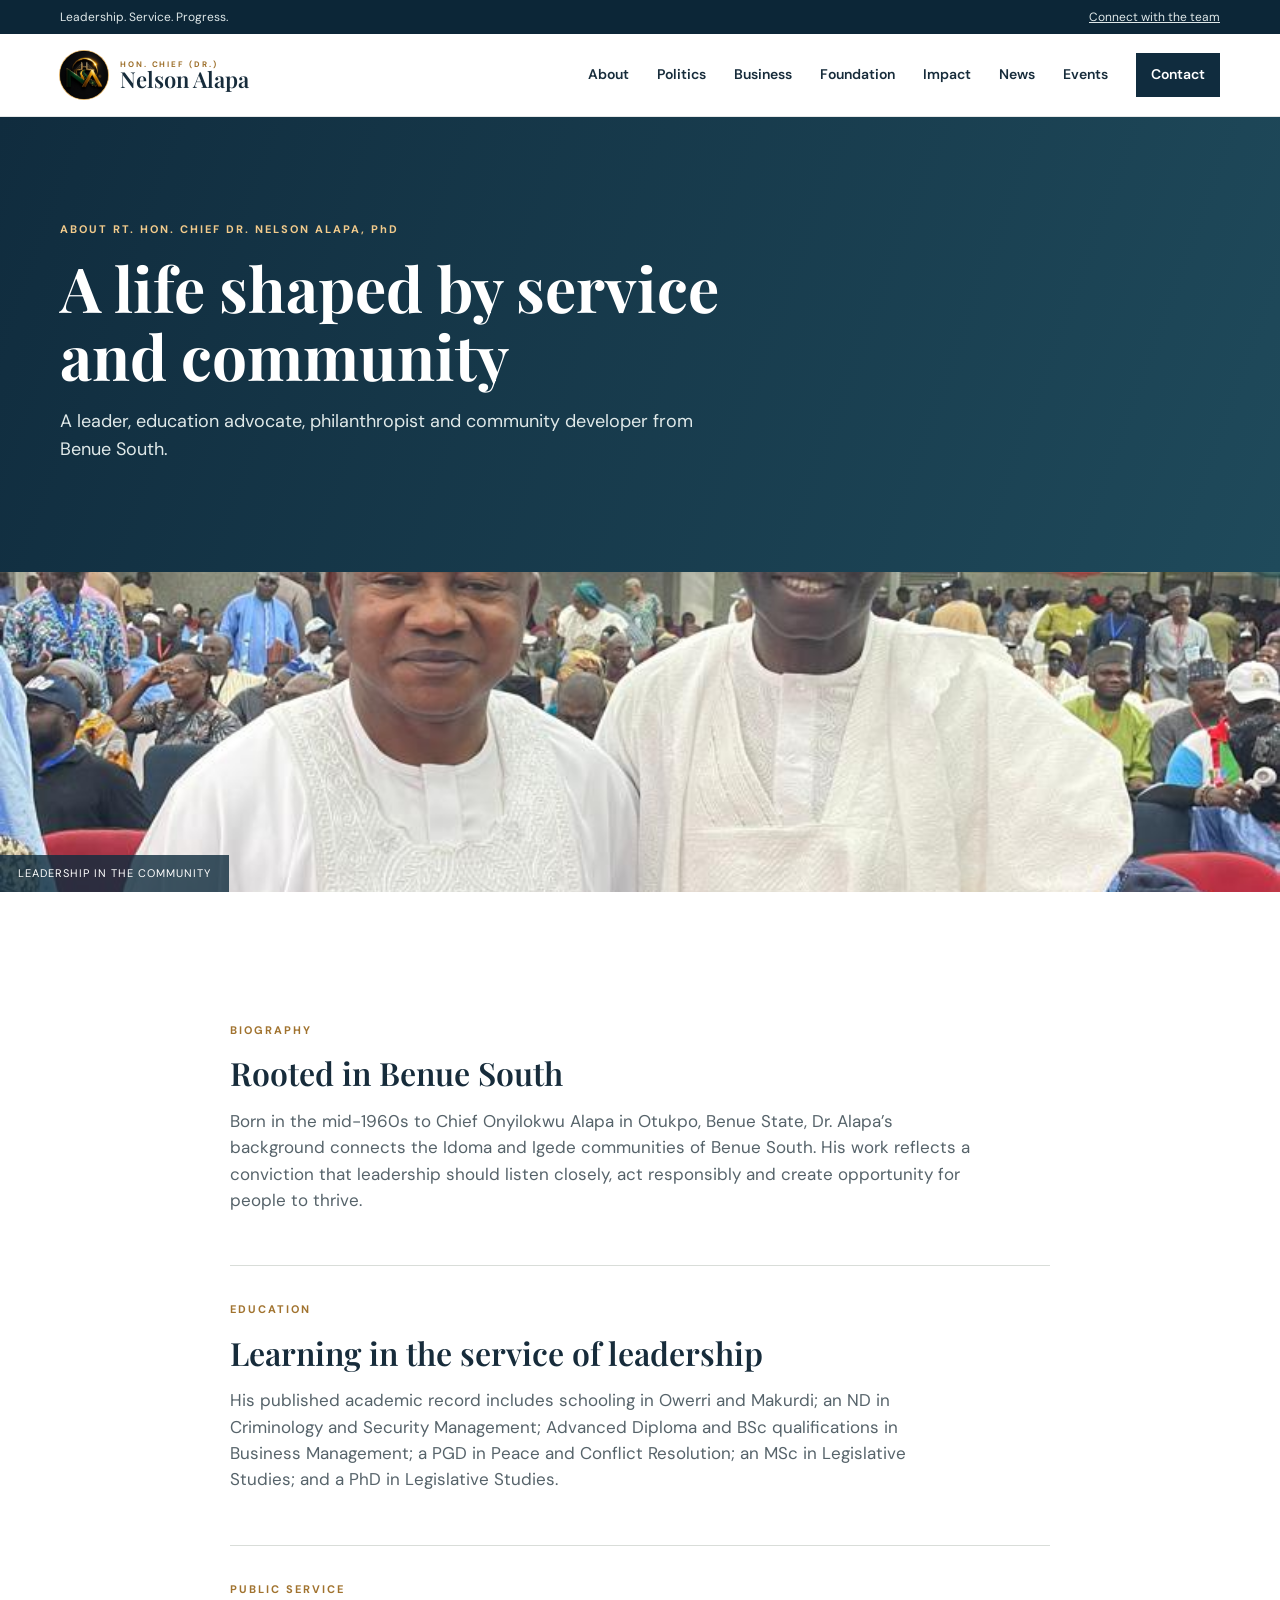
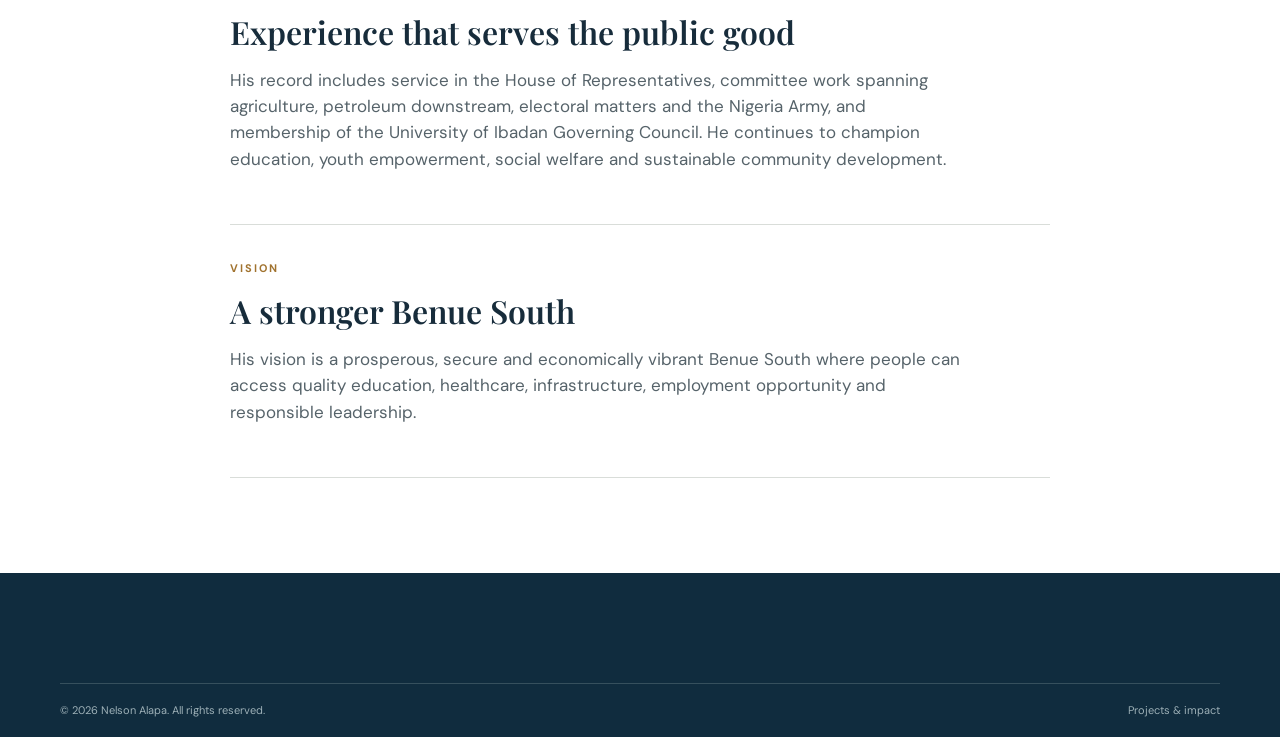
<file: about.html>
<!doctype html>
<html lang="en">
  <head>
    <meta charset="UTF-8">
    <meta name="viewport" content="width=device-width,initial-scale=1">
    <title>
      About | Nelson Alapa
    </title>
    <link rel="preconnect" href="https://fonts.googleapis.com">
    <link rel="preconnect" href="https://fonts.gstatic.com" crossorigin>
    <link href="https://fonts.googleapis.com/css2?family=DM+Sans:wght@400;500;600;700&family=Playfair+Display:wght@600;700&display=swap" rel="stylesheet">
    <link rel="stylesheet" href="/styles.css">
    <link rel="stylesheet" href="/inner.css">
  </head>
  <body>
    <div class="topbar">
      <div class="container topbar-inner">
        <span>
          Leadership. Service. Progress.
        </span>
        <span>
          <a href="/contacts/">
            Connect with the team
          </a>
        </span>
      </div>
    </div>
    <header class="site-header">
      <div class="container nav-wrap">
        <a class="brand" href="/">
          <span class="seal">
            NA
          </span>
          <span>
            <b>
              HON. CHIEF (DR.)
            </b>
            <strong>
              Nelson Alapa
            </strong>
          </span>
        </a>
        <button class="menu-button" aria-label="Open navigation" aria-expanded="false">
          ☰
        </button>
        <nav class="main-nav">
          <a href="/about/">
            About
          </a>
          <a href="/politics/">
            Politics
          </a>
          <a href="/business/">
            Business
          </a>
          <a href="/philanthropy/">
            Foundation
          </a>
          <a href="/impact/">
            Impact
          </a>
          <a href="/news/">
            News
          </a>
          <a href="/events/">
            Events
          </a>
          <a class="nav-action" href="/contacts/">
            Contact
          </a>
        </nav>
      </div>
    </header>
    <main>
      <section class="inner-hero">
        <div class="container">
          <p class="eyebrow light">
            ABOUT RT. HON. CHIEF DR. NELSON ALAPA, PhD
          </p>
          <h1>
            A life shaped by service and community
          </h1>
          <p>
            A leader, education advocate, philanthropist and community developer from Benue South.
          </p>
        </div>
      </section>
      <section class="route-photo">
        <div>
          Leadership in the community
        </div>
      </section>
      <section class="section">
        <div class="container content-layout">
          <article class="content-card">
            <p class="eyebrow">
              BIOGRAPHY
            </p>
            <h2>
              Rooted in Benue South
            </h2>
            <p>
              Born in the mid-1960s to Chief Onyilokwu Alapa in Otukpo, Benue State, Dr. Alapa’s background connects the Idoma and Igede communities of Benue South. His work reflects a conviction that leadership should listen closely, act responsibly and create opportunity for people to thrive.
            </p>
          </article>
          <article class="content-card">
            <p class="eyebrow">
              EDUCATION
            </p>
            <h2>
              Learning in the service of leadership
            </h2>
            <p>
              His published academic record includes schooling in Owerri and Makurdi; an ND in Criminology and Security Management; Advanced Diploma and BSc qualifications in Business Management; a PGD in Peace and Conflict Resolution; an MSc in Legislative Studies; and a PhD in Legislative Studies.
            </p>
          </article>
          <article class="content-card">
            <p class="eyebrow">
              PUBLIC SERVICE
            </p>
            <h2>
              Experience that serves the public good
            </h2>
            <p>
              His record includes service in the House of Representatives, committee work spanning agriculture, petroleum downstream, electoral matters and the Nigeria Army, and membership of the University of Ibadan Governing Council. He continues to champion education, youth empowerment, social welfare and sustainable community development.
            </p>
          </article>
          <article class="content-card">
            <p class="eyebrow">
              VISION
            </p>
            <h2>
              A stronger Benue South
            </h2>
            <p>
              His vision is a prosperous, secure and economically vibrant Benue South where people can access quality education, healthcare, infrastructure, employment opportunity and responsible leadership.
            </p>
          </article>
        </div>
      </section>
    </main>
    <footer>
      <div class="container footer-bottom">
        <span>
          © 2026 Nelson Alapa. All rights reserved.
        </span>
        <span>
          <a href="/impact/">
            Projects & impact
          </a>
        </span>
      </div>
    </footer>
    <script src="/script.js">
    </script>
  </body>
</html>
</file>
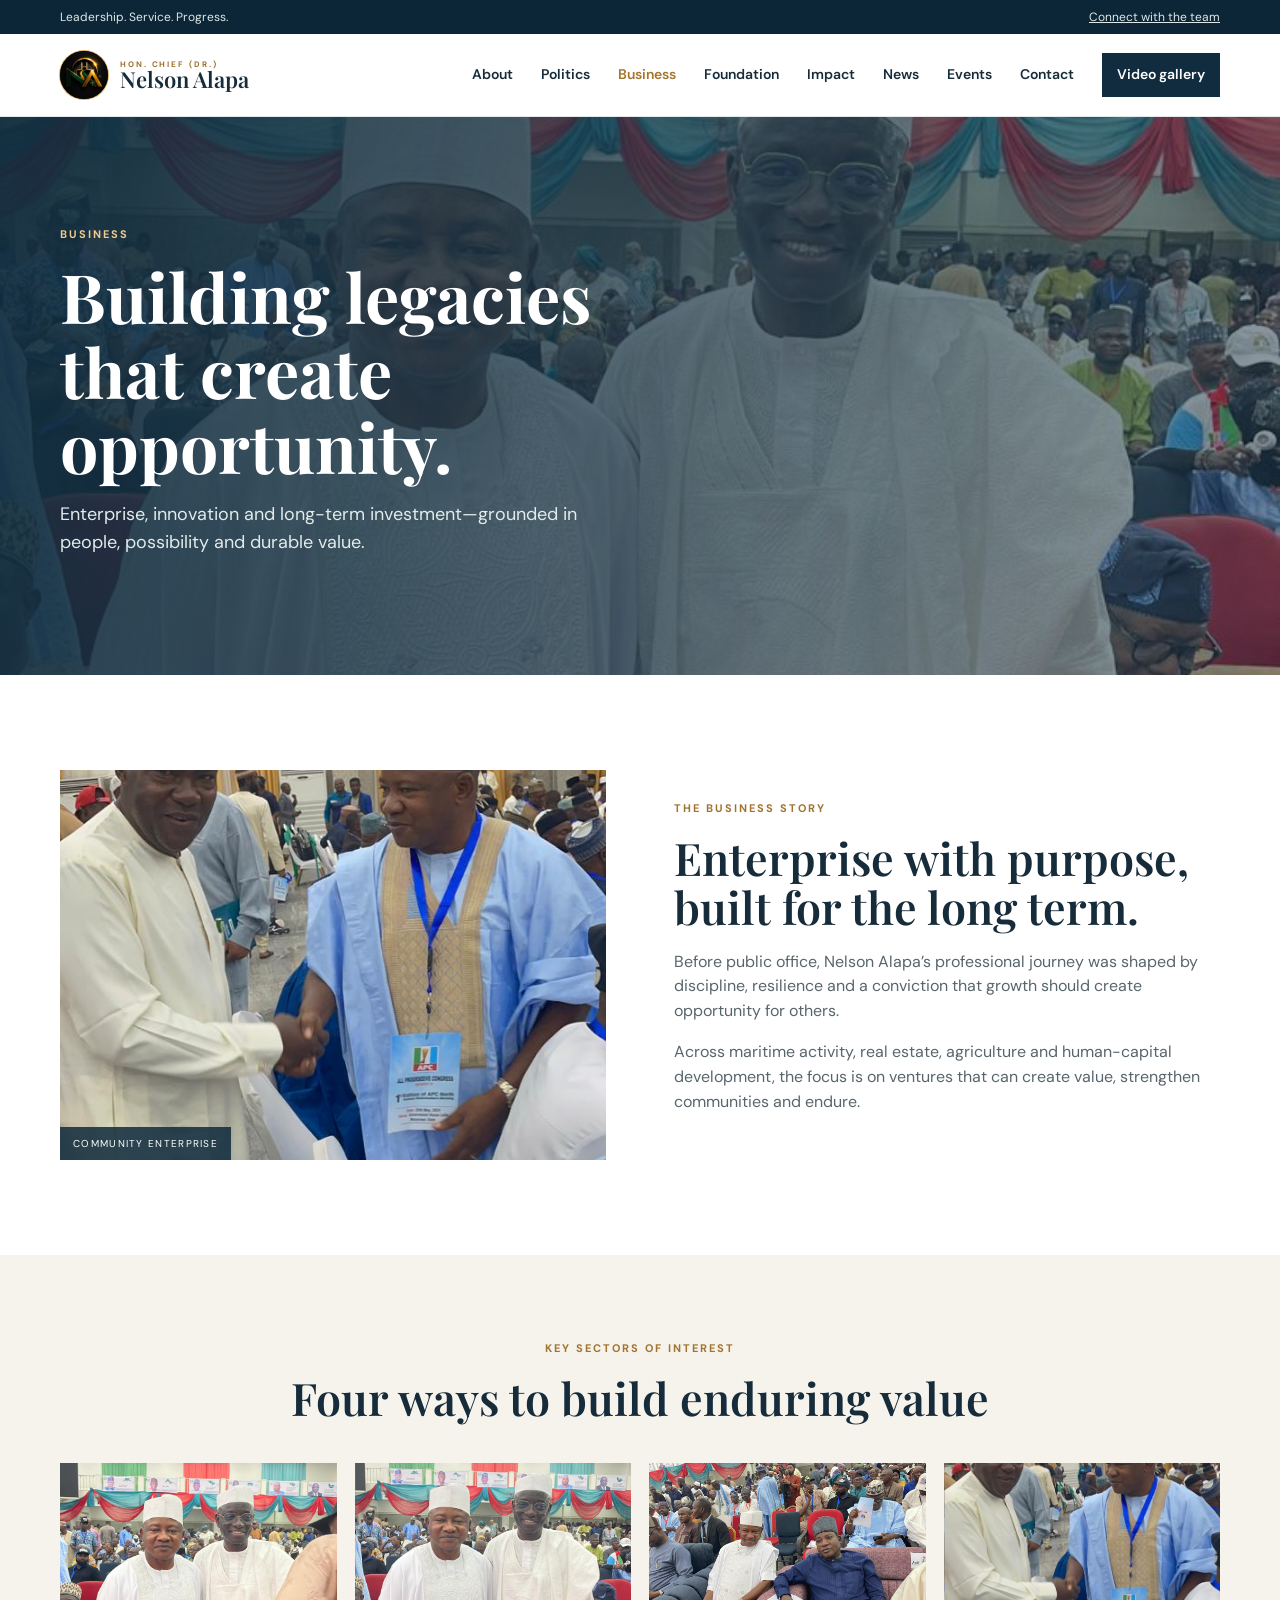
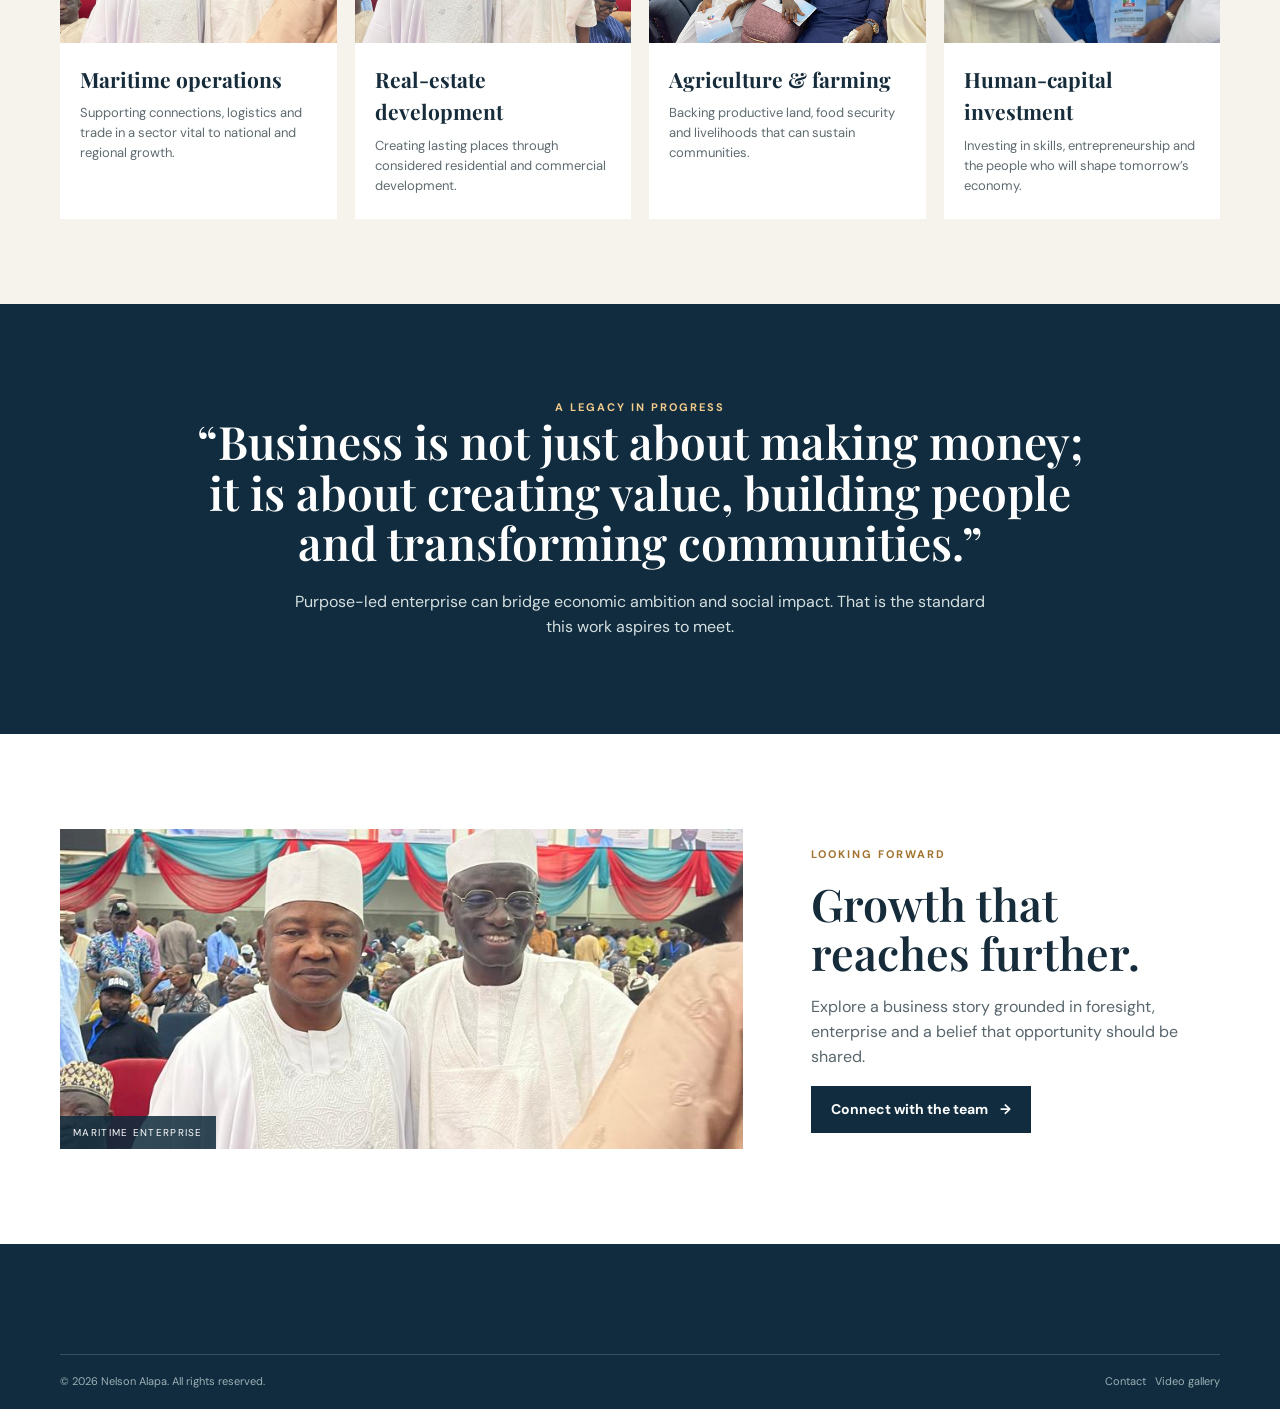
<file: business.html>
<!doctype html>
<html lang="en">
  <head>
    <meta charset="UTF-8" />
    <meta name="viewport" content="width=device-width, initial-scale=1.0" />
    <title>
      Business | Nelson Alapa
    </title>
    <link rel="preconnect" href="https://fonts.googleapis.com" />
    <link rel="preconnect" href="https://fonts.gstatic.com" crossorigin />
    <link href="https://fonts.googleapis.com/css2?family=DM+Sans:wght@400;500;600;700&family=Playfair+Display:wght@600;700&display=swap" rel="stylesheet" />
    <link rel="stylesheet" href="/styles.css" />
    <link rel="stylesheet" href="/business.css" />
  </head>
  <body>
    <div class="topbar">
      <div class="container topbar-inner">
        <span>
          Leadership. Service. Progress.
        </span>
        <span>
          <a href="/contacts/">
            Connect with the team
          </a>
        </span>
      </div>
    </div>
    <header class="site-header">
      <div class="container nav-wrap">
        <a class="brand" href="/">
          <span class="seal">
            NA
          </span>
          <span>
            <b>
              HON. CHIEF (DR.)
            </b>
            <strong>
              Nelson Alapa
            </strong>
          </span>
        </a>
        <button class="menu-button" aria-label="Open navigation" aria-expanded="false">
          ☰
        </button>
        <nav class="main-nav">
          <a href="/about/">
            About
          </a>
          <a href="/politics/">
            Politics
          </a>
          <a class="active" href="/business/">
            Business
          </a>
          <a href="/philanthropy/">
            Philanthropy
          </a>
          <a href="/news/">
            News
          </a>
          <a href="/events/">
            Events
          </a>
          <a href="/contacts/">
            Contact
          </a>
          <a class="nav-action" href="/video-gallery/">
            Video gallery
          </a>
        </nav>
      </div>
    </header>
    <main>
      <section class="business-hero">
        <div class="container">
          <p class="eyebrow light">
            BUSINESS
          </p>
          <h1>
            Building legacies
            <br />
            that create opportunity.
          </h1>
          <p>
            Enterprise, innovation and long-term investment—grounded in people, possibility and durable value.
          </p>
        </div>
      </section>
      <section class="business-story section">
        <div class="container story-grid">
          <div class="story-photo market-photo">
            <span>
              Community enterprise
            </span>
          </div>
          <div>
            <p class="eyebrow">
              THE BUSINESS STORY
            </p>
            <h2>
              Enterprise with purpose, built for the long term.
            </h2>
            <p>
              Before public office, Nelson Alapa’s professional journey was shaped by discipline, resilience and a conviction that growth should create opportunity for others.
            </p>
            <p>
              Across maritime activity, real estate, agriculture and human-capital development, the focus is on ventures that can create value, strengthen communities and endure.
            </p>
          </div>
        </div>
      </section>
      <section class="sectors">
        <div class="container">
          <p class="eyebrow">
            KEY SECTORS OF INTEREST
          </p>
          <h2>
            Four ways to build enduring value
          </h2>
          <div class="sector-grid">
            <article>
              <div class="sector-image maritime">
              </div>
              <h3>
                Maritime operations
              </h3>
              <p>
                Supporting connections, logistics and trade in a sector vital to national and regional growth.
              </p>
            </article>
            <article>
              <div class="sector-image realty">
              </div>
              <h3>
                Real-estate development
              </h3>
              <p>
                Creating lasting places through considered residential and commercial development.
              </p>
            </article>
            <article>
              <div class="sector-image farming">
              </div>
              <h3>
                Agriculture & farming
              </h3>
              <p>
                Backing productive land, food security and livelihoods that can sustain communities.
              </p>
            </article>
            <article>
              <div class="sector-image people">
              </div>
              <h3>
                Human-capital investment
              </h3>
              <p>
                Investing in skills, entrepreneurship and the people who will shape tomorrow’s economy.
              </p>
            </article>
          </div>
        </div>
      </section>
      <section class="legacy">
        <div class="container">
          <p class="eyebrow light">
            A LEGACY IN PROGRESS
          </p>
          <h2>
            “Business is not just about making money; it is about creating value, building people and transforming communities.”
          </h2>
          <p>
            Purpose-led enterprise can bridge economic ambition and social impact. That is the standard this work aspires to meet.
          </p>
        </div>
      </section>
      <section class="business-closing section">
        <div class="container closing-grid">
          <div class="harbour-photo">
            <span>
              Maritime enterprise
            </span>
          </div>
          <div>
            <p class="eyebrow">
              LOOKING FORWARD
            </p>
            <h2>
              Growth that reaches further.
            </h2>
            <p>
              Explore a business story grounded in foresight, enterprise and a belief that opportunity should be shared.
            </p>
            <a class="button button-dark" href="/contacts/">
              Connect with the team
              <span>
                →
              </span>
            </a>
          </div>
        </div>
      </section>
    </main>
    <footer>
      <div class="container footer-bottom">
        <span>
          © 2026 Nelson Alapa. All rights reserved.
        </span>
        <span>
          <a href="/contacts/">
            Contact
          </a>
          &nbsp;
          <a href="/video-gallery/">
            Video gallery
          </a>
        </span>
      </div>
    </footer>
    <script src="/script.js">
    </script>
  </body>
</html>
</file>
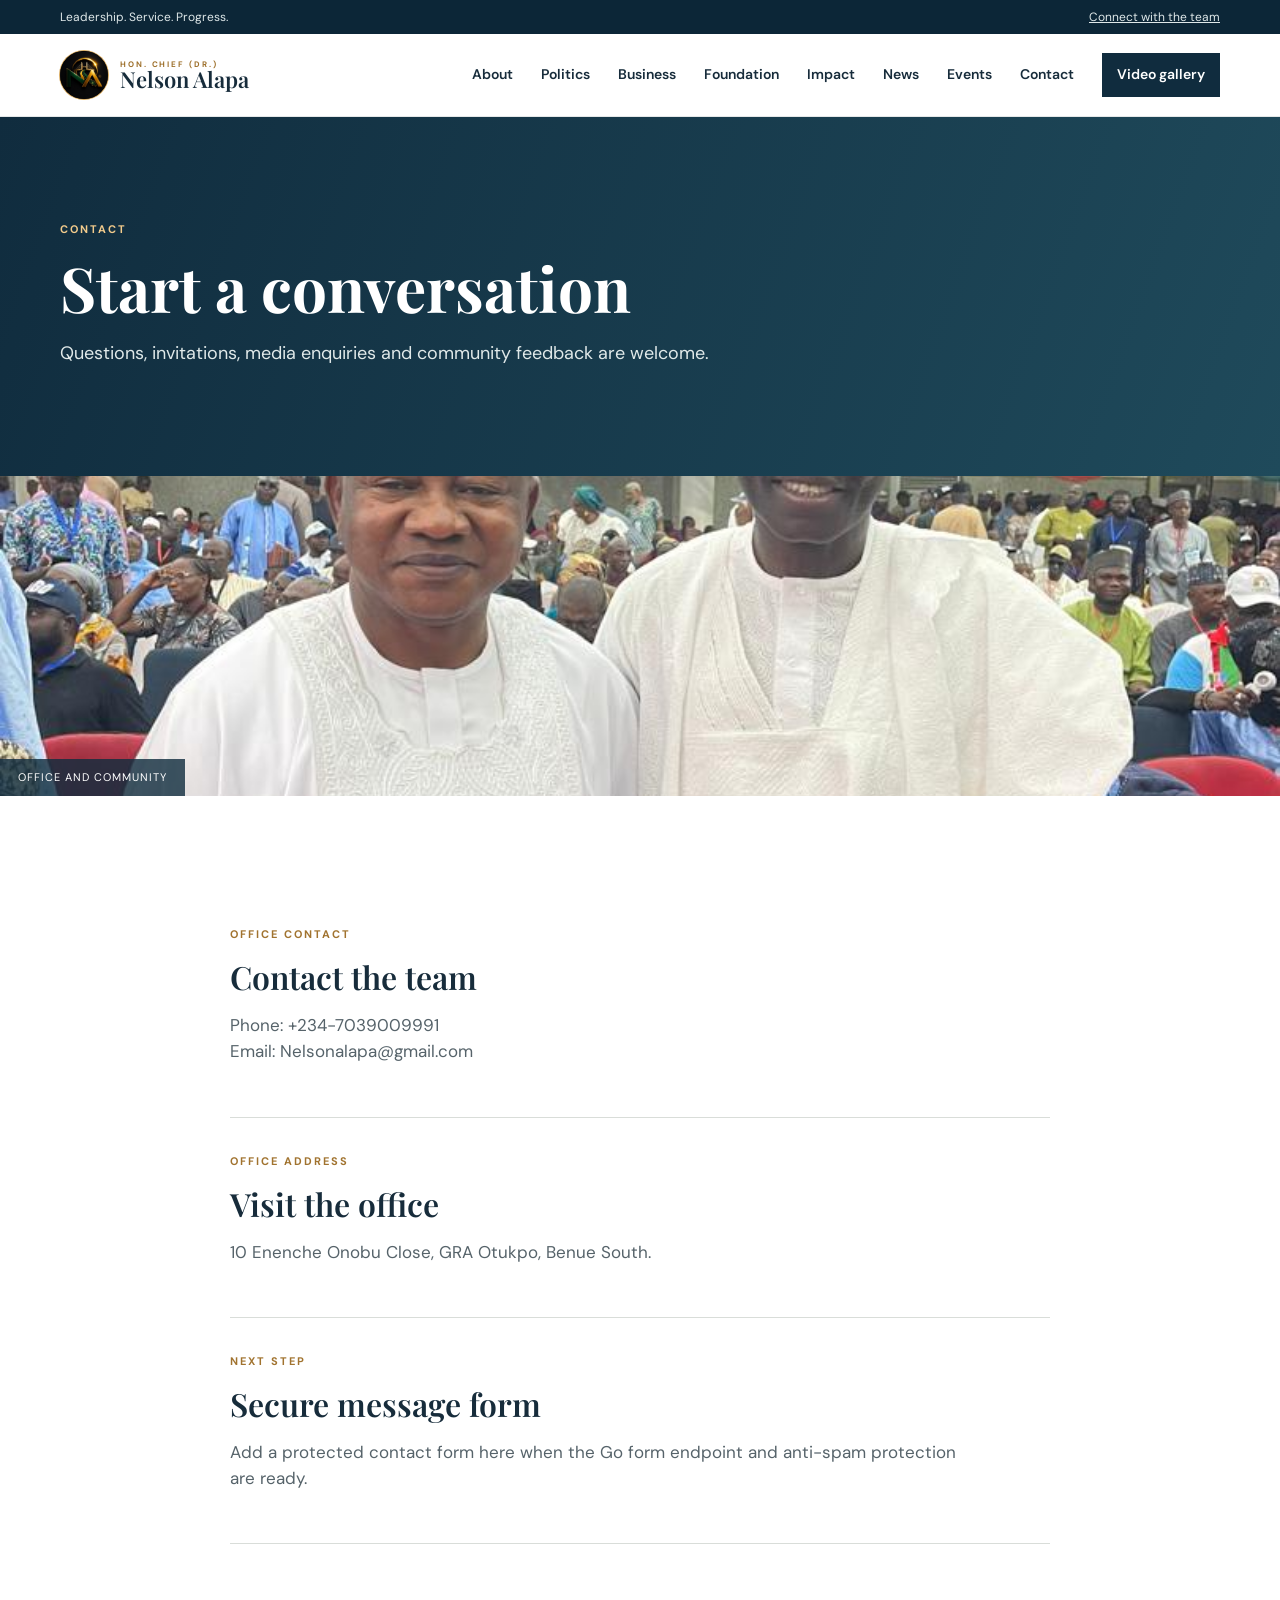
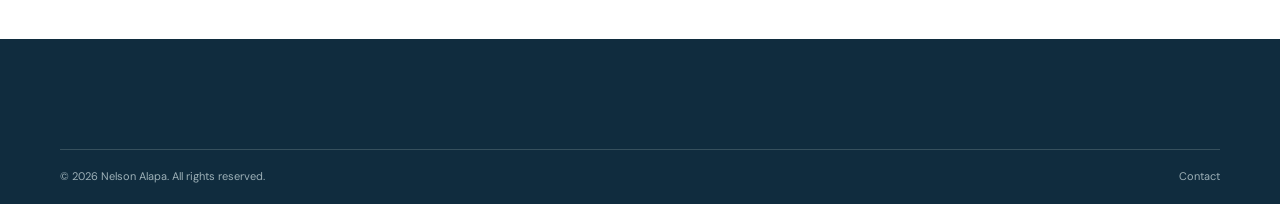
<file: contacts.html>
<!doctype html>
<html lang="en">
  <head>
    <meta charset="UTF-8">
    <meta name="viewport" content="width=device-width,initial-scale=1">
    <title>
      Contact | Nelson Alapa
    </title>
    <link rel="preconnect" href="https://fonts.googleapis.com">
    <link rel="preconnect" href="https://fonts.gstatic.com" crossorigin>
    <link href="https://fonts.googleapis.com/css2?family=DM+Sans:wght@400;500;600;700&family=Playfair+Display:wght@600;700&display=swap" rel="stylesheet">
    <link rel="stylesheet" href="/styles.css">
    <link rel="stylesheet" href="/inner.css">
  </head>
  <body>
    <div class="topbar">
      <div class="container topbar-inner">
        <span>
          Leadership. Service. Progress.
        </span>
        <span>
          <a href="/contacts/">
            Connect with the team
          </a>
        </span>
      </div>
    </div>
    <header class="site-header">
      <div class="container nav-wrap">
        <a class="brand" href="/">
          <span class="seal">
            NA
          </span>
          <span>
            <b>
              HON. CHIEF (DR.)
            </b>
            <strong>
              Nelson Alapa
            </strong>
          </span>
        </a>
        <button class="menu-button" aria-label="Open navigation" aria-expanded="false">
          ☰
        </button>
        <nav class="main-nav">
          <a href="/about/">
            About
          </a>
          <a href="/politics/">
            Politics
          </a>
          <a href="/business/">
            Business
          </a>
          <a href="/philanthropy/">
            Philanthropy
          </a>
          <a href="/news/">
            News
          </a>
          <a href="/events/">
            Events
          </a>
          <a href="/contacts/">
            Contact
          </a>
          <a class="nav-action" href="/video-gallery/">
            Video gallery
          </a>
        </nav>
      </div>
    </header>
    <main>
      <section class="inner-hero">
        <div class="container">
          <p class="eyebrow light">
            CONTACT
          </p>
          <h1>
            Start a conversation
          </h1>
          <p>
            Questions, invitations, media enquiries and community feedback are welcome.
          </p>
        </div>
      </section>
      <section class="route-photo">
        <div>
          Office and community
        </div>
      </section>
      <section class="section">
        <div class="container content-layout">
          <article class="content-card">
            <p class="eyebrow">
              OFFICE CONTACT
            </p>
            <h2>
              Contact the team
            </h2>
            <p>
              Phone: +234-7039009991
              <br>
              Email: Nelsonalapa@gmail.com
            </p>
          </article>
          <article class="content-card">
            <p class="eyebrow">
              OFFICE ADDRESS
            </p>
            <h2>
              Visit the office
            </h2>
            <p>
              10 Enenche Onobu Close, GRA Otukpo, Benue South.
            </p>
          </article>
          <article class="content-card">
            <p class="eyebrow">
              NEXT STEP
            </p>
            <h2>
              Secure message form
            </h2>
            <p>
              Add a protected contact form here when the Go form endpoint and anti-spam protection are ready.
            </p>
          </article>
        </div>
      </section>
    </main>
    <footer>
      <div class="container footer-bottom">
        <span>
          © 2026 Nelson Alapa. All rights reserved.
        </span>
        <span>
          <a href="/contacts/">
            Contact
          </a>
        </span>
      </div>
    </footer>
    <script src="/script.js">
    </script>
  </body>
</html>
</file>
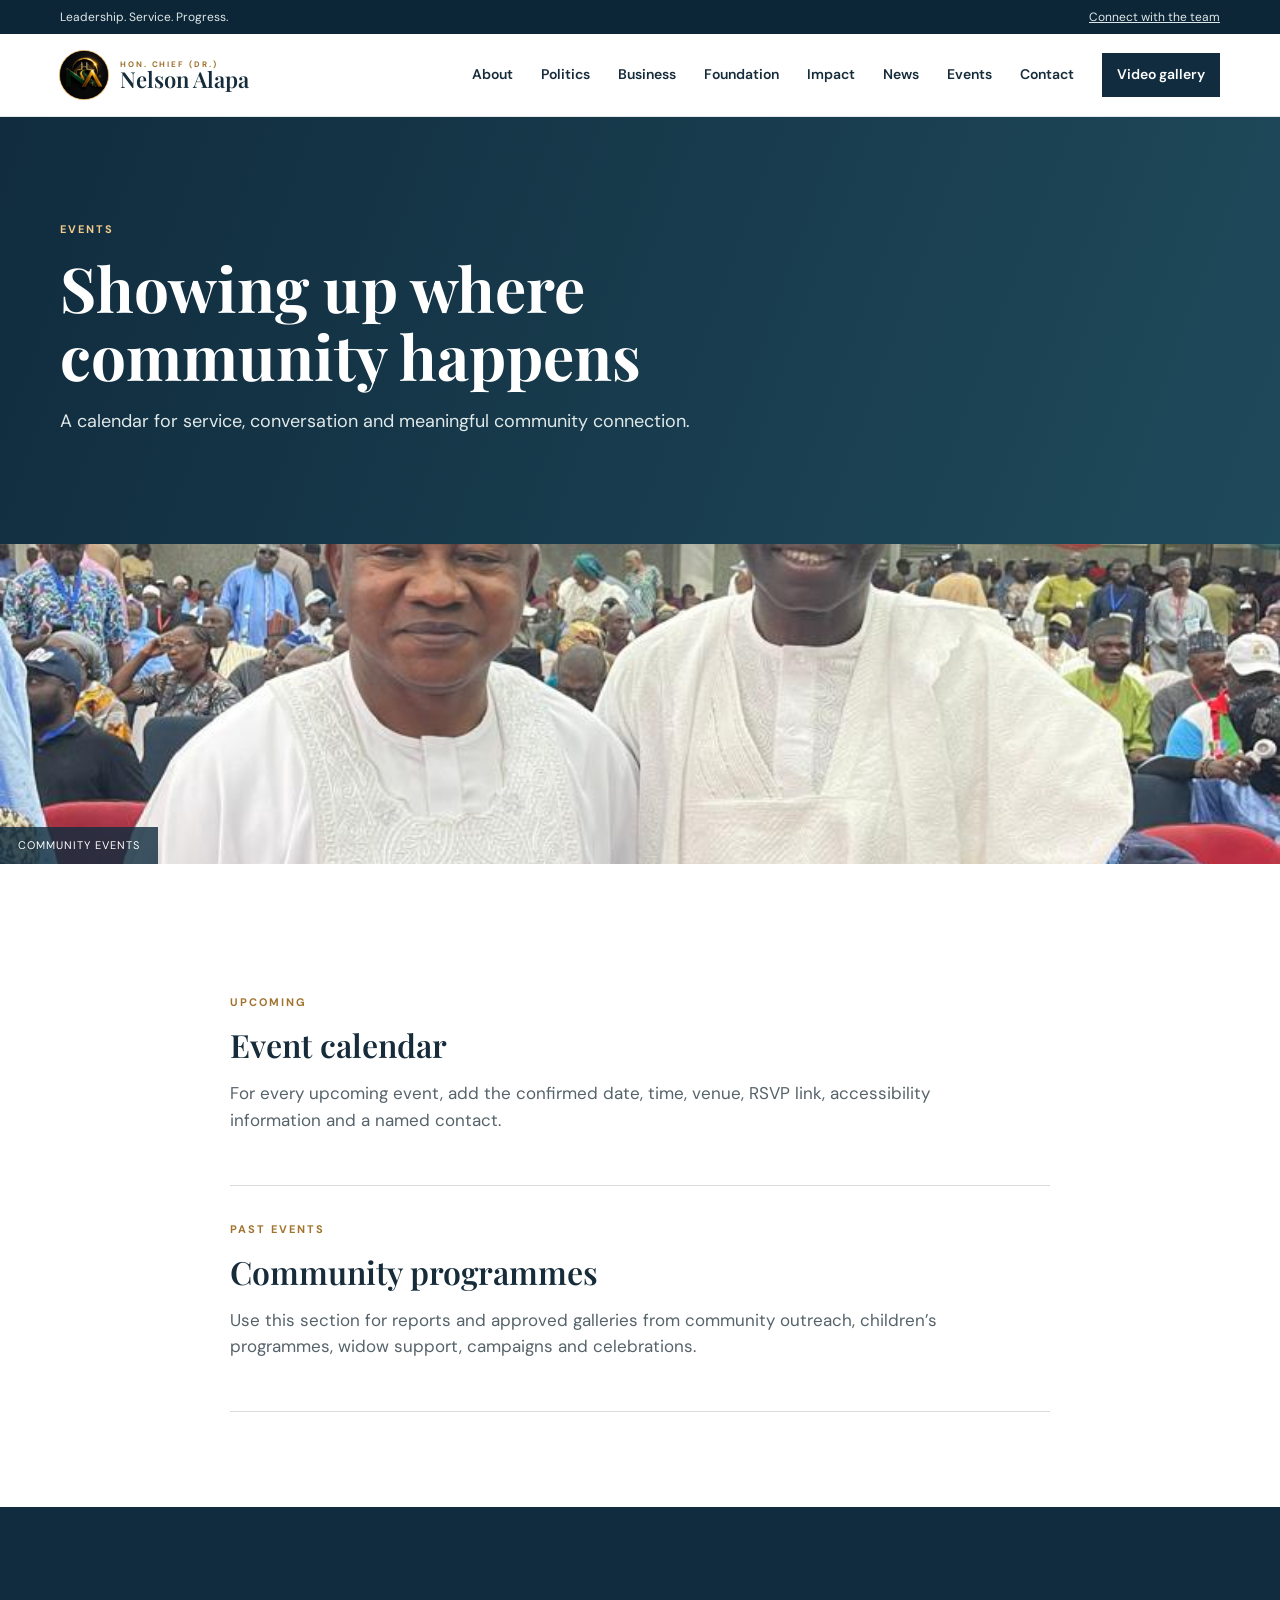
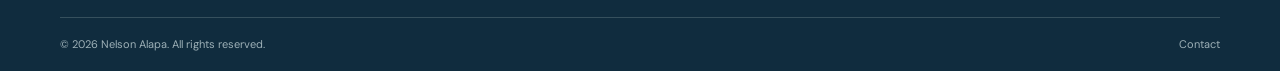
<file: events.html>
<!doctype html>
<html lang="en">
  <head>
    <meta charset="UTF-8">
    <meta name="viewport" content="width=device-width,initial-scale=1">
    <title>
      Events | Nelson Alapa
    </title>
    <link rel="preconnect" href="https://fonts.googleapis.com">
    <link rel="preconnect" href="https://fonts.gstatic.com" crossorigin>
    <link href="https://fonts.googleapis.com/css2?family=DM+Sans:wght@400;500;600;700&family=Playfair+Display:wght@600;700&display=swap" rel="stylesheet">
    <link rel="stylesheet" href="/styles.css">
    <link rel="stylesheet" href="/inner.css">
  </head>
  <body>
    <div class="topbar">
      <div class="container topbar-inner">
        <span>
          Leadership. Service. Progress.
        </span>
        <span>
          <a href="/contacts/">
            Connect with the team
          </a>
        </span>
      </div>
    </div>
    <header class="site-header">
      <div class="container nav-wrap">
        <a class="brand" href="/">
          <span class="seal">
            NA
          </span>
          <span>
            <b>
              HON. CHIEF (DR.)
            </b>
            <strong>
              Nelson Alapa
            </strong>
          </span>
        </a>
        <button class="menu-button" aria-label="Open navigation" aria-expanded="false">
          ☰
        </button>
        <nav class="main-nav">
          <a href="/about/">
            About
          </a>
          <a href="/politics/">
            Politics
          </a>
          <a href="/business/">
            Business
          </a>
          <a href="/philanthropy/">
            Philanthropy
          </a>
          <a href="/news/">
            News
          </a>
          <a href="/events/">
            Events
          </a>
          <a href="/contacts/">
            Contact
          </a>
          <a class="nav-action" href="/video-gallery/">
            Video gallery
          </a>
        </nav>
      </div>
    </header>
    <main>
      <section class="inner-hero">
        <div class="container">
          <p class="eyebrow light">
            EVENTS
          </p>
          <h1>
            Showing up where community happens
          </h1>
          <p>
            A calendar for service, conversation and meaningful community connection.
          </p>
        </div>
      </section>
      <section class="route-photo">
        <div>
          Community events
        </div>
      </section>
      <section class="section">
        <div class="container content-layout">
          <article class="content-card">
            <p class="eyebrow">
              UPCOMING
            </p>
            <h2>
              Event calendar
            </h2>
            <p>
              For every upcoming event, add the confirmed date, time, venue, RSVP link, accessibility information and a named contact.
            </p>
          </article>
          <article class="content-card">
            <p class="eyebrow">
              PAST EVENTS
            </p>
            <h2>
              Community programmes
            </h2>
            <p>
              Use this section for reports and approved galleries from community outreach, children’s programmes, widow support, campaigns and celebrations.
            </p>
          </article>
        </div>
      </section>
    </main>
    <footer>
      <div class="container footer-bottom">
        <span>
          © 2026 Nelson Alapa. All rights reserved.
        </span>
        <span>
          <a href="/contacts/">
            Contact
          </a>
        </span>
      </div>
    </footer>
    <script src="/script.js">
    </script>
  </body>
</html>
</file>
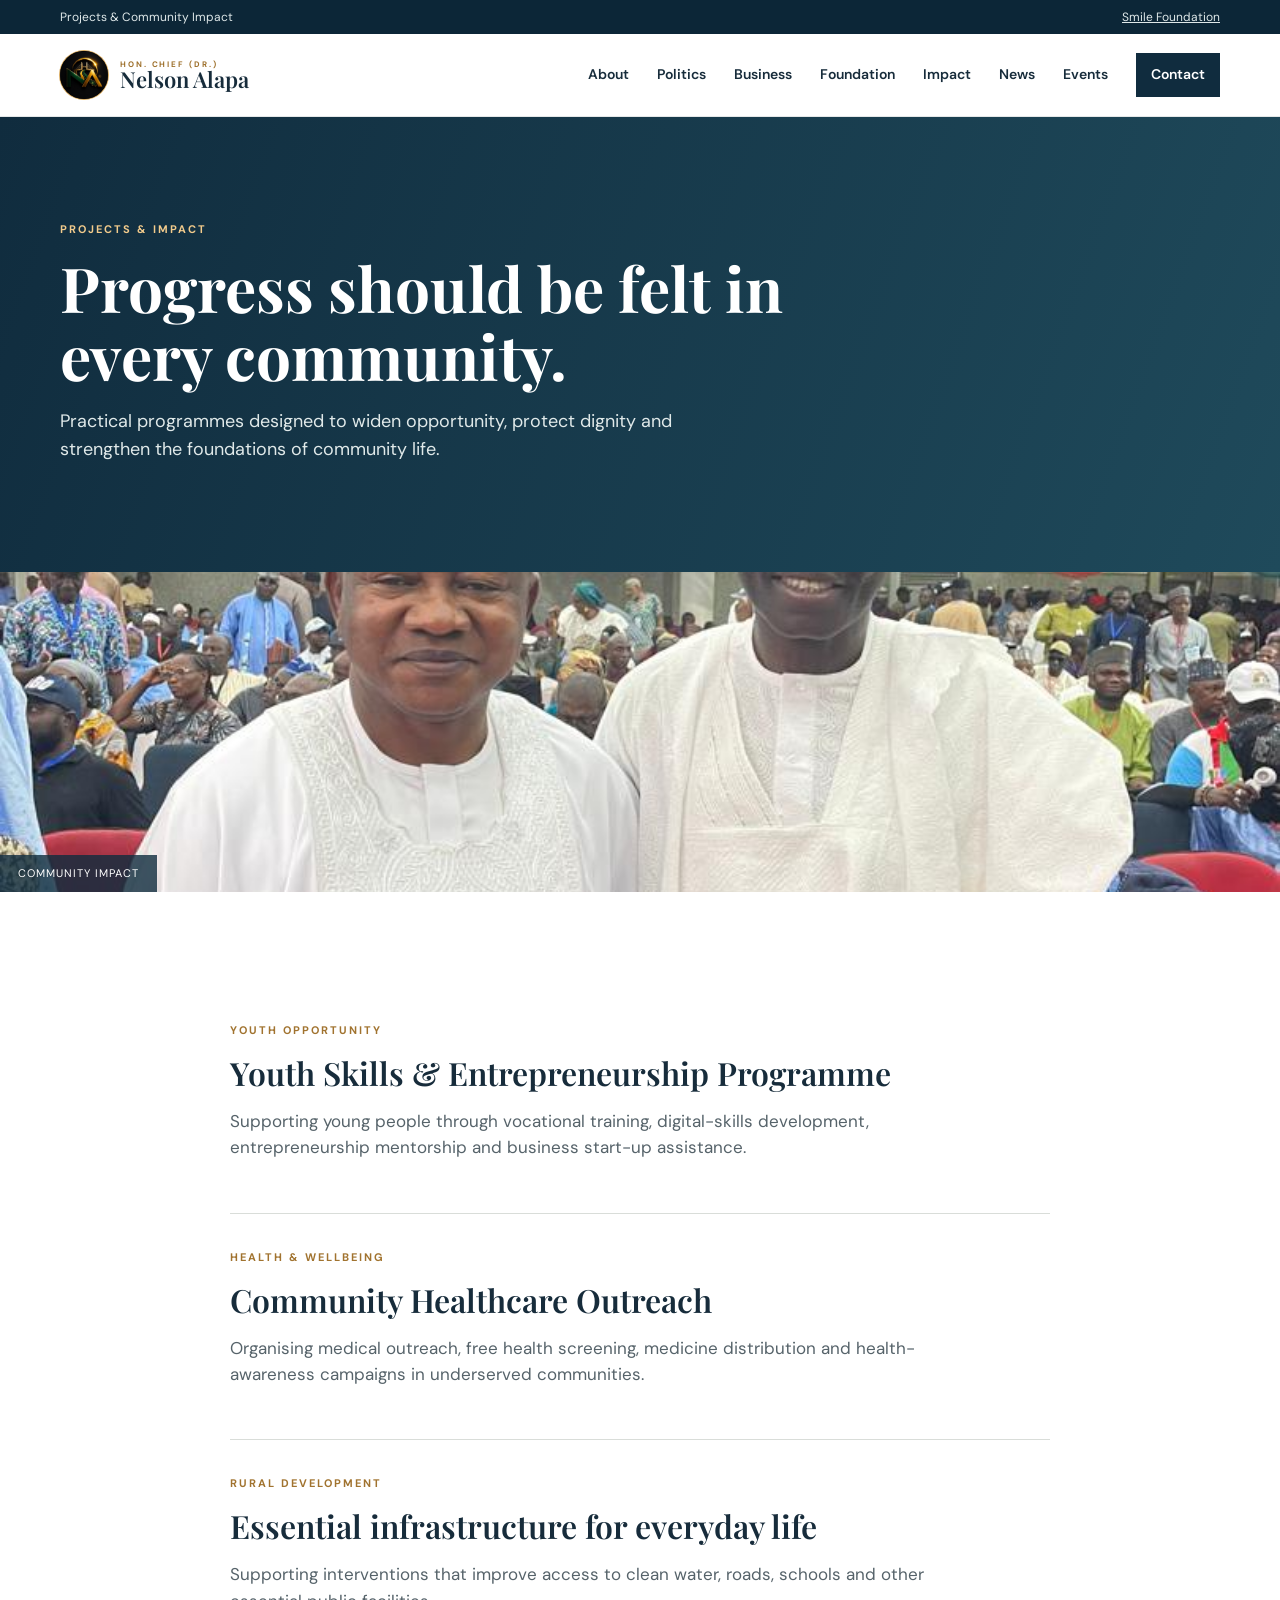
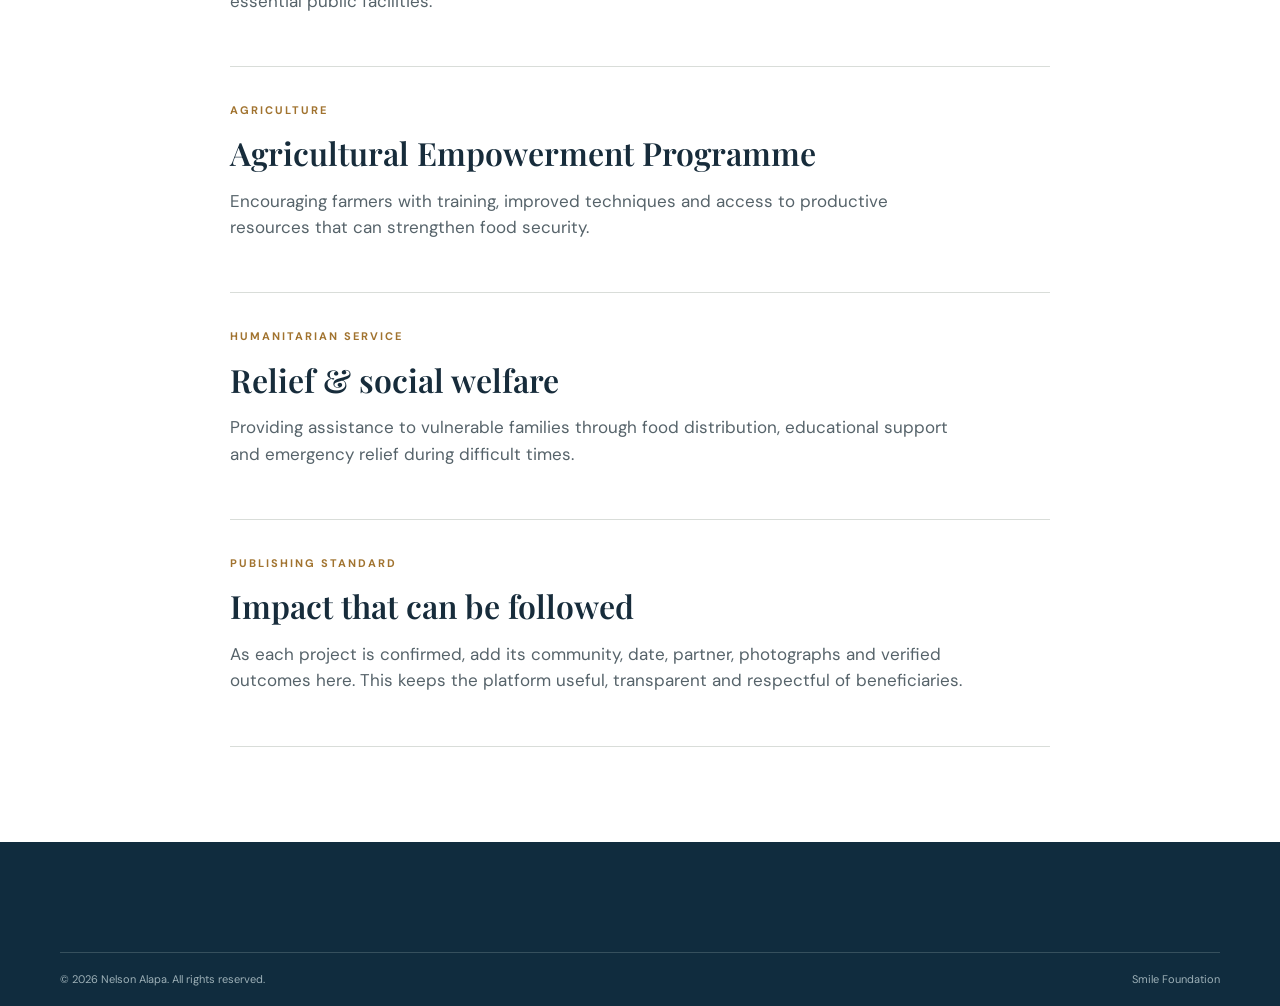
<file: impact.html>
<!doctype html>
<html lang="en">
  <head>
    <meta charset="UTF-8">
    <meta name="viewport" content="width=device-width,initial-scale=1">
    <title>
      Projects & Impact | Nelson Alapa
    </title>
    <link rel="preconnect" href="https://fonts.googleapis.com">
    <link rel="preconnect" href="https://fonts.gstatic.com" crossorigin>
    <link href="https://fonts.googleapis.com/css2?family=DM+Sans:wght@400;500;600;700&family=Playfair+Display:wght@600;700&display=swap" rel="stylesheet">
    <link rel="stylesheet" href="/styles.css">
    <link rel="stylesheet" href="/inner.css">
  </head>
  <body>
    <div class="topbar">
      <div class="container topbar-inner">
        <span>
          Projects & Community Impact
        </span>
        <span>
          <a href="/philanthropy/">
            Smile Foundation
          </a>
        </span>
      </div>
    </div>
    <header class="site-header">
      <div class="container nav-wrap">
        <a class="brand" href="/">
          <span class="seal">
            NA
          </span>
          <span>
            <b>
              HON. CHIEF (DR.)
            </b>
            <strong>
              Nelson Alapa
            </strong>
          </span>
        </a>
        <button class="menu-button" aria-label="Open navigation" aria-expanded="false">
          ☰
        </button>
        <nav class="main-nav">
          <a href="/about/">
            About
          </a>
          <a href="/politics/">
            Politics
          </a>
          <a href="/business/">
            Business
          </a>
          <a href="/philanthropy/">
            Foundation
          </a>
          <a href="/impact/">
            Impact
          </a>
          <a href="/news/">
            News
          </a>
          <a href="/events/">
            Events
          </a>
          <a class="nav-action" href="/contacts/">
            Contact
          </a>
        </nav>
      </div>
    </header>
    <main>
      <section class="inner-hero">
        <div class="container">
          <p class="eyebrow light">
            PROJECTS & IMPACT
          </p>
          <h1>
            Progress should be felt in every community.
          </h1>
          <p>
            Practical programmes designed to widen opportunity, protect dignity and strengthen the foundations of community life.
          </p>
        </div>
      </section>
      <section class="route-photo">
        <div>
          Community impact
        </div>
      </section>
      <section class="section">
        <div class="container content-layout">
          <article class="content-card">
            <p class="eyebrow">
              YOUTH OPPORTUNITY
            </p>
            <h2>
              Youth Skills & Entrepreneurship Programme
            </h2>
            <p>
              Supporting young people through vocational training, digital-skills development, entrepreneurship mentorship and business start-up assistance.
            </p>
          </article>
          <article class="content-card">
            <p class="eyebrow">
              HEALTH & WELLBEING
            </p>
            <h2>
              Community Healthcare Outreach
            </h2>
            <p>
              Organising medical outreach, free health screening, medicine distribution and health-awareness campaigns in underserved communities.
            </p>
          </article>
          <article class="content-card">
            <p class="eyebrow">
              RURAL DEVELOPMENT
            </p>
            <h2>
              Essential infrastructure for everyday life
            </h2>
            <p>
              Supporting interventions that improve access to clean water, roads, schools and other essential public facilities.
            </p>
          </article>
          <article class="content-card">
            <p class="eyebrow">
              AGRICULTURE
            </p>
            <h2>
              Agricultural Empowerment Programme
            </h2>
            <p>
              Encouraging farmers with training, improved techniques and access to productive resources that can strengthen food security.
            </p>
          </article>
          <article class="content-card">
            <p class="eyebrow">
              HUMANITARIAN SERVICE
            </p>
            <h2>
              Relief & social welfare
            </h2>
            <p>
              Providing assistance to vulnerable families through food distribution, educational support and emergency relief during difficult times.
            </p>
          </article>
          <article class="content-card">
            <p class="eyebrow">
              PUBLISHING STANDARD
            </p>
            <h2>
              Impact that can be followed
            </h2>
            <p>
              As each project is confirmed, add its community, date, partner, photographs and verified outcomes here. This keeps the platform useful, transparent and respectful of beneficiaries.
            </p>
          </article>
        </div>
      </section>
    </main>
    <footer>
      <div class="container footer-bottom">
        <span>
          © 2026 Nelson Alapa. All rights reserved.
        </span>
        <span>
          <a href="/philanthropy/">
            Smile Foundation
          </a>
        </span>
      </div>
    </footer>
    <script src="/script.js">
    </script>
  </body>
</html>
</file>
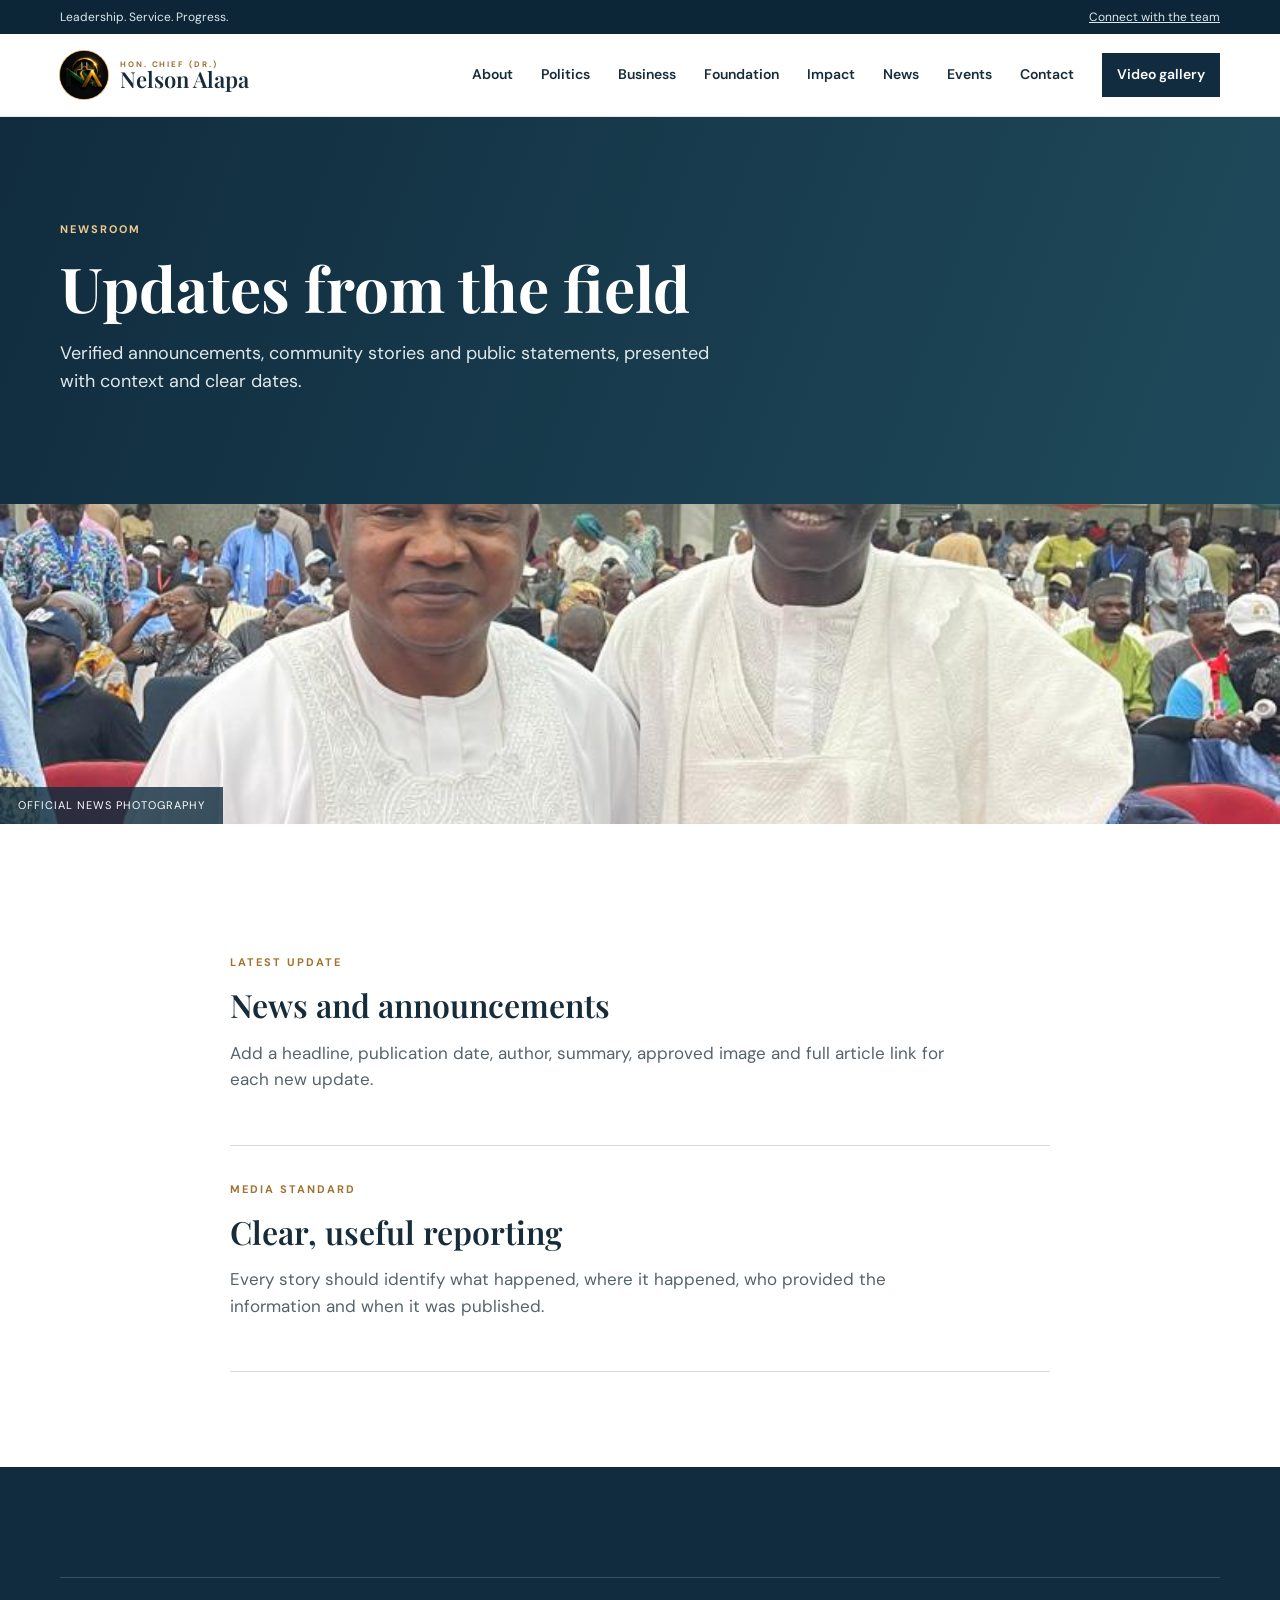
<file: news.html>
<!doctype html>
<html lang="en">
  <head>
    <meta charset="UTF-8">
    <meta name="viewport" content="width=device-width,initial-scale=1">
    <title>
      News | Nelson Alapa
    </title>
    <link rel="preconnect" href="https://fonts.googleapis.com">
    <link rel="preconnect" href="https://fonts.gstatic.com" crossorigin>
    <link href="https://fonts.googleapis.com/css2?family=DM+Sans:wght@400;500;600;700&family=Playfair+Display:wght@600;700&display=swap" rel="stylesheet">
    <link rel="stylesheet" href="/styles.css">
    <link rel="stylesheet" href="/inner.css">
  </head>
  <body>
    <div class="topbar">
      <div class="container topbar-inner">
        <span>
          Leadership. Service. Progress.
        </span>
        <span>
          <a href="/contacts/">
            Connect with the team
          </a>
        </span>
      </div>
    </div>
    <header class="site-header">
      <div class="container nav-wrap">
        <a class="brand" href="/">
          <span class="seal">
            NA
          </span>
          <span>
            <b>
              HON. CHIEF (DR.)
            </b>
            <strong>
              Nelson Alapa
            </strong>
          </span>
        </a>
        <button class="menu-button" aria-label="Open navigation" aria-expanded="false">
          ☰
        </button>
        <nav class="main-nav">
          <a href="/about/">
            About
          </a>
          <a href="/politics/">
            Politics
          </a>
          <a href="/business/">
            Business
          </a>
          <a href="/philanthropy/">
            Philanthropy
          </a>
          <a href="/news/">
            News
          </a>
          <a href="/events/">
            Events
          </a>
          <a href="/contacts/">
            Contact
          </a>
          <a class="nav-action" href="/video-gallery/">
            Video gallery
          </a>
        </nav>
      </div>
    </header>
    <main>
      <section class="inner-hero">
        <div class="container">
          <p class="eyebrow light">
            NEWSROOM
          </p>
          <h1>
            Updates from the field
          </h1>
          <p>
            Verified announcements, community stories and public statements, presented with context and clear dates.
          </p>
        </div>
      </section>
      <section class="route-photo">
        <div>
          Official news photography
        </div>
      </section>
      <section class="section">
        <div class="container content-layout">
          <article class="content-card">
            <p class="eyebrow">
              LATEST UPDATE
            </p>
            <h2>
              News and announcements
            </h2>
            <p>
              Add a headline, publication date, author, summary, approved image and full article link for each new update.
            </p>
          </article>
          <article class="content-card">
            <p class="eyebrow">
              MEDIA STANDARD
            </p>
            <h2>
              Clear, useful reporting
            </h2>
            <p>
              Every story should identify what happened, where it happened, who provided the information and when it was published.
            </p>
          </article>
        </div>
      </section>
    </main>
    <footer>
      <div class="container footer-bottom">
        <span>
          © 2026 Nelson Alapa. All rights reserved.
        </span>
        <span>
          <a href="/contacts/">
            Contact
          </a>
        </span>
      </div>
    </footer>
    <script src="/script.js">
    </script>
  </body>
</html>
</file>
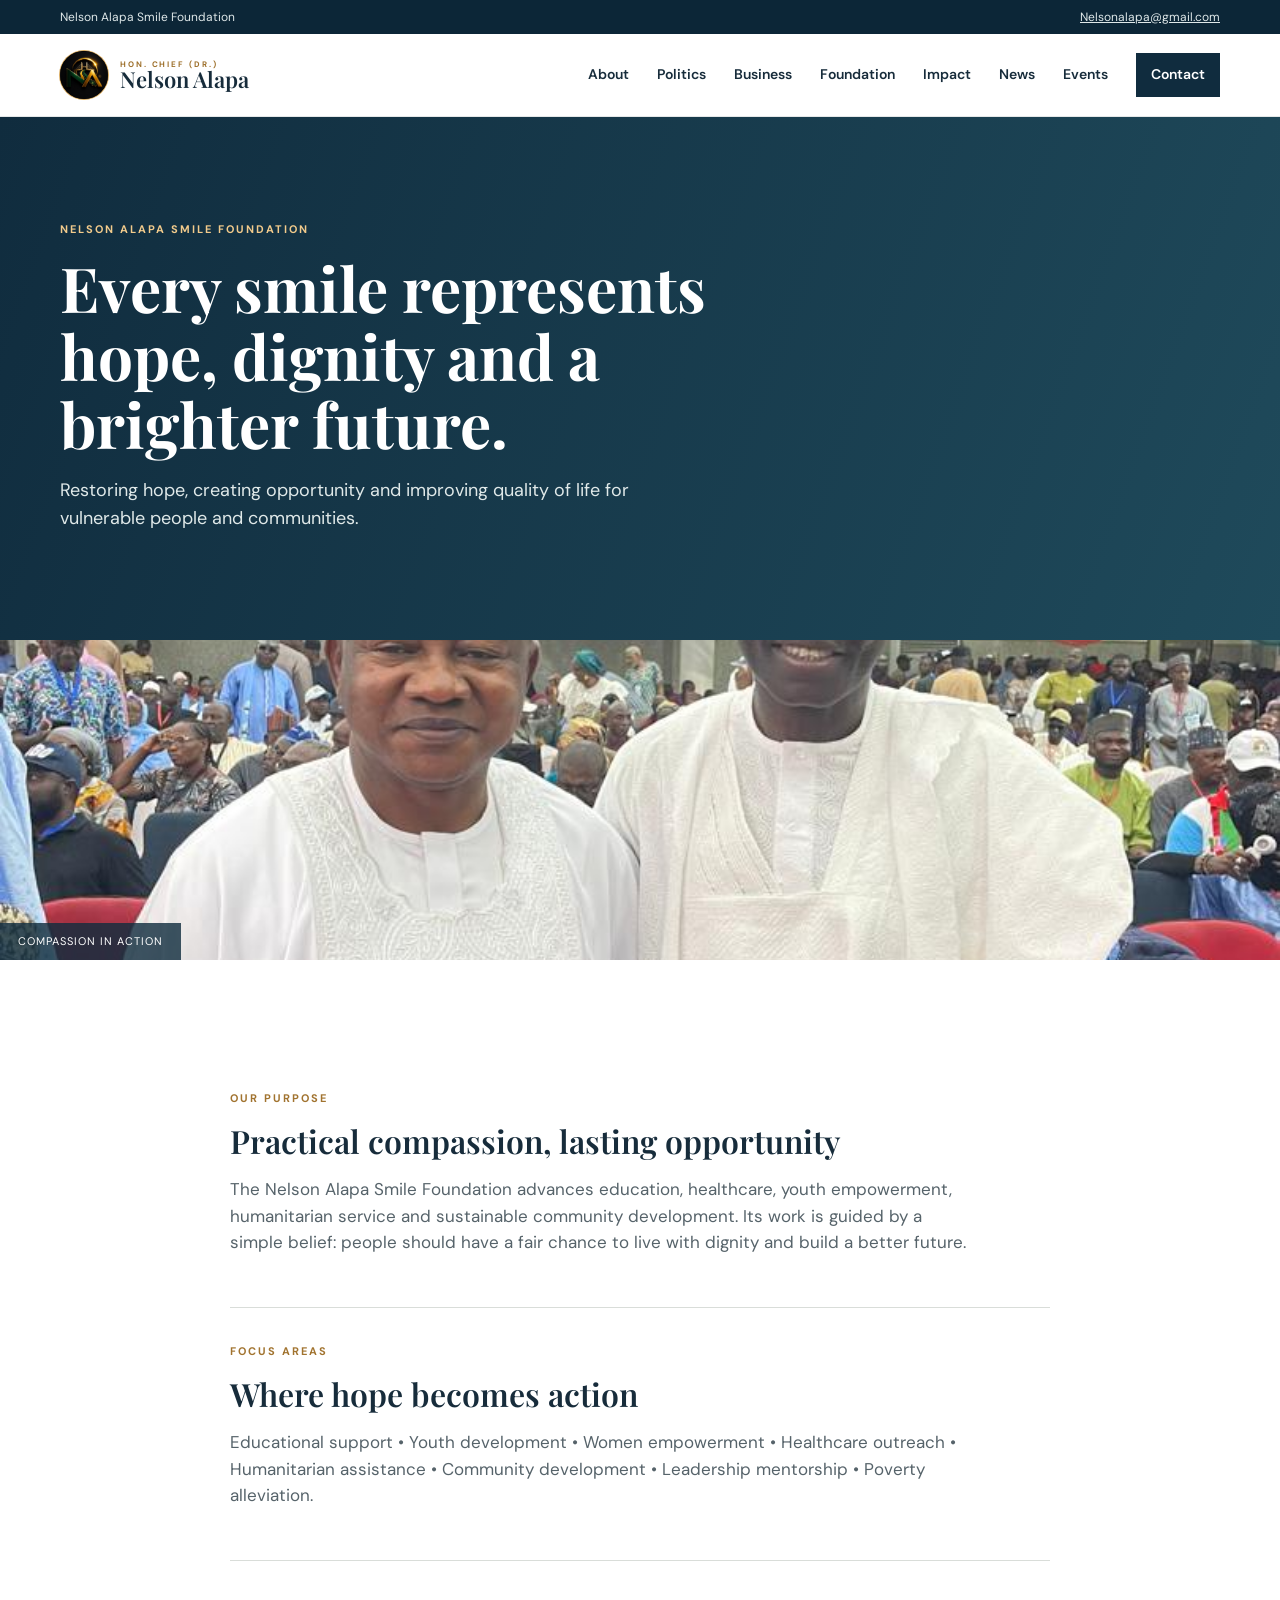
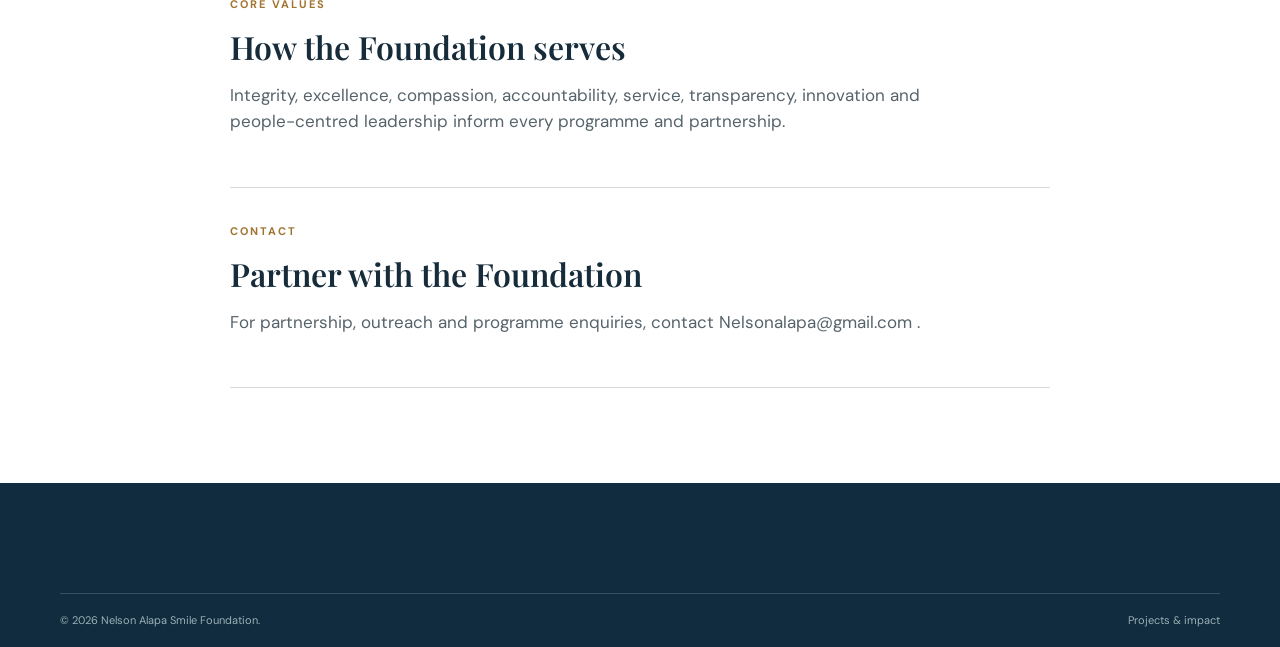
<file: philanthropy.html>
<!doctype html>
<html lang="en">
  <head>
    <meta charset="UTF-8">
    <meta name="viewport" content="width=device-width,initial-scale=1">
    <title>
      Nelson Alapa Smile Foundation
    </title>
    <link rel="preconnect" href="https://fonts.googleapis.com">
    <link rel="preconnect" href="https://fonts.gstatic.com" crossorigin>
    <link href="https://fonts.googleapis.com/css2?family=DM+Sans:wght@400;500;600;700&family=Playfair+Display:wght@600;700&display=swap" rel="stylesheet">
    <link rel="stylesheet" href="/styles.css">
    <link rel="stylesheet" href="/inner.css">
  </head>
  <body>
    <div class="topbar">
      <div class="container topbar-inner">
        <span>
          Nelson Alapa Smile Foundation
        </span>
        <span>
          <a href="mailto:Nelsonalapa@gmail.com">
            Nelsonalapa@gmail.com
          </a>
        </span>
      </div>
    </div>
    <header class="site-header">
      <div class="container nav-wrap">
        <a class="brand" href="/">
          <span class="seal">
            NA
          </span>
          <span>
            <b>
              HON. CHIEF (DR.)
            </b>
            <strong>
              Nelson Alapa
            </strong>
          </span>
        </a>
        <button class="menu-button" aria-label="Open navigation" aria-expanded="false">
          ☰
        </button>
        <nav class="main-nav">
          <a href="/about/">
            About
          </a>
          <a href="/politics/">
            Politics
          </a>
          <a href="/business/">
            Business
          </a>
          <a href="/philanthropy/">
            Foundation
          </a>
          <a href="/impact/">
            Impact
          </a>
          <a href="/news/">
            News
          </a>
          <a href="/events/">
            Events
          </a>
          <a class="nav-action" href="/contacts/">
            Contact
          </a>
        </nav>
      </div>
    </header>
    <main>
      <section class="inner-hero">
        <div class="container">
          <p class="eyebrow light">
            NELSON ALAPA SMILE FOUNDATION
          </p>
          <h1>
            Every smile represents hope, dignity and a brighter future.
          </h1>
          <p>
            Restoring hope, creating opportunity and improving quality of life for vulnerable people and communities.
          </p>
        </div>
      </section>
      <section class="route-photo">
        <div>
          Compassion in action
        </div>
      </section>
      <section class="section">
        <div class="container content-layout">
          <article class="content-card">
            <p class="eyebrow">
              OUR PURPOSE
            </p>
            <h2>
              Practical compassion, lasting opportunity
            </h2>
            <p>
              The Nelson Alapa Smile Foundation advances education, healthcare, youth empowerment, humanitarian service and sustainable community development. Its work is guided by a simple belief: people should have a fair chance to live with dignity and build a better future.
            </p>
          </article>
          <article class="content-card">
            <p class="eyebrow">
              FOCUS AREAS
            </p>
            <h2>
              Where hope becomes action
            </h2>
            <p>
              Educational support • Youth development • Women empowerment • Healthcare outreach • Humanitarian assistance • Community development • Leadership mentorship • Poverty alleviation.
            </p>
          </article>
          <article class="content-card">
            <p class="eyebrow">
              CORE VALUES
            </p>
            <h2>
              How the Foundation serves
            </h2>
            <p>
              Integrity, excellence, compassion, accountability, service, transparency, innovation and people-centred leadership inform every programme and partnership.
            </p>
          </article>
          <article class="content-card">
            <p class="eyebrow">
              CONTACT
            </p>
            <h2>
              Partner with the Foundation
            </h2>
            <p>
              For partnership, outreach and programme enquiries, contact
              <a href="mailto:Nelsonalapa@gmail.com">
                Nelsonalapa@gmail.com
              </a>
              .
            </p>
          </article>
        </div>
      </section>
    </main>
    <footer>
      <div class="container footer-bottom">
        <span>
          © 2026 Nelson Alapa Smile Foundation.
        </span>
        <span>
          <a href="/impact/">
            Projects & impact
          </a>
        </span>
      </div>
    </footer>
    <script src="/script.js">
    </script>
  </body>
</html>
</file>
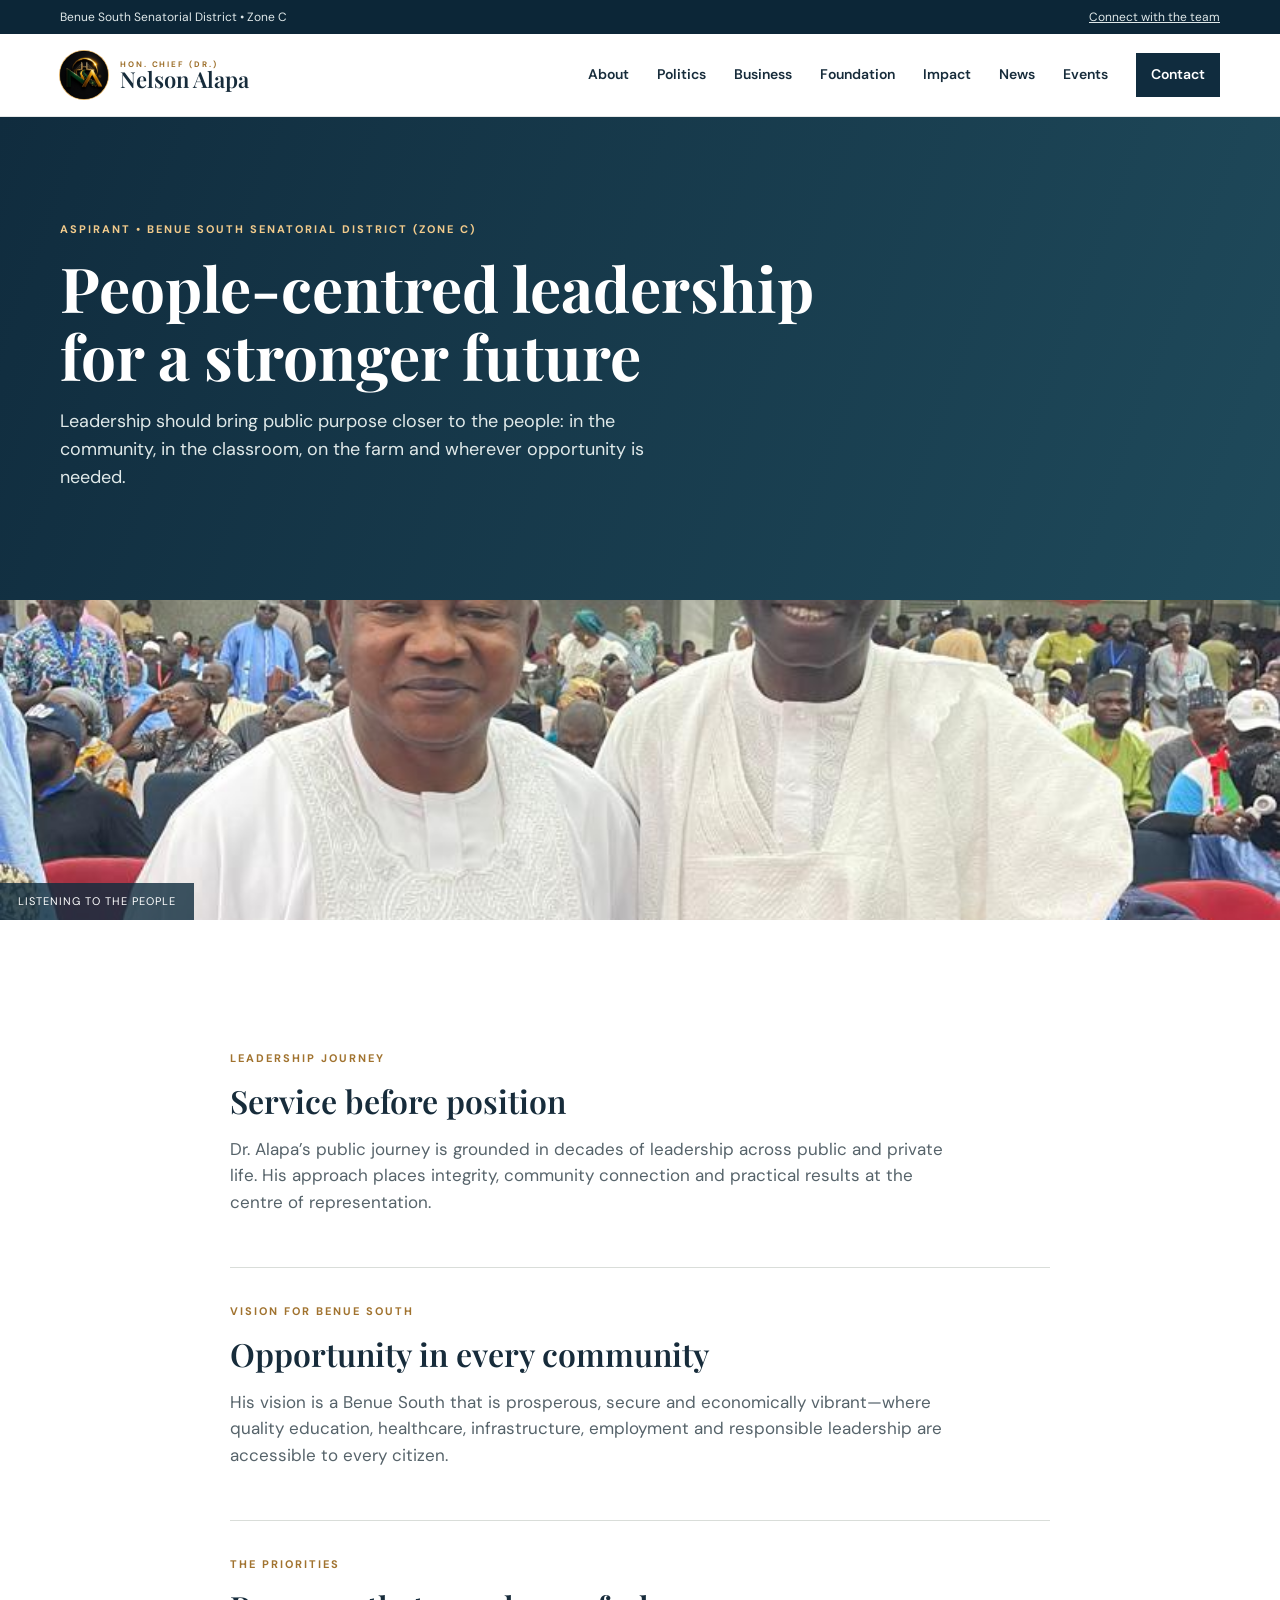
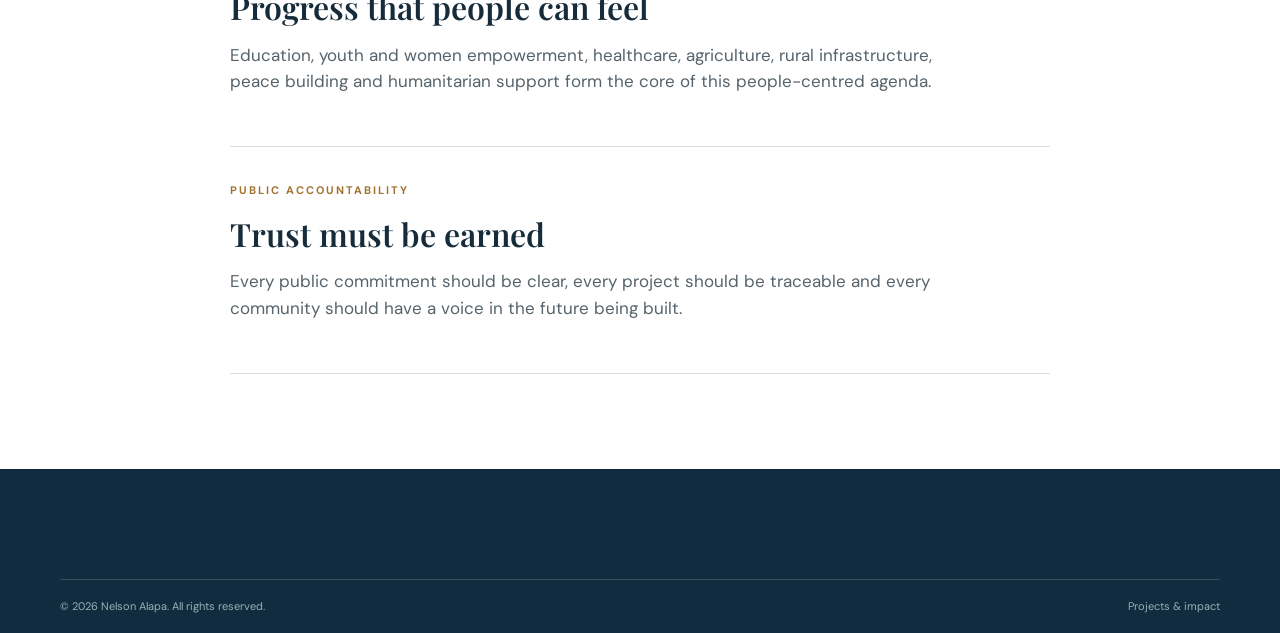
<file: politics.html>
<!doctype html>
<html lang="en">
  <head>
    <meta charset="UTF-8">
    <meta name="viewport" content="width=device-width,initial-scale=1">
    <title>
      Politics & Vision | Nelson Alapa
    </title>
    <link rel="preconnect" href="https://fonts.googleapis.com">
    <link rel="preconnect" href="https://fonts.gstatic.com" crossorigin>
    <link href="https://fonts.googleapis.com/css2?family=DM+Sans:wght@400;500;600;700&family=Playfair+Display:wght@600;700&display=swap" rel="stylesheet">
    <link rel="stylesheet" href="/styles.css">
    <link rel="stylesheet" href="/inner.css">
  </head>
  <body>
    <div class="topbar">
      <div class="container topbar-inner">
        <span>
          Benue South Senatorial District • Zone C
        </span>
        <span>
          <a href="/contacts/">
            Connect with the team
          </a>
        </span>
      </div>
    </div>
    <header class="site-header">
      <div class="container nav-wrap">
        <a class="brand" href="/">
          <span class="seal">
            NA
          </span>
          <span>
            <b>
              HON. CHIEF (DR.)
            </b>
            <strong>
              Nelson Alapa
            </strong>
          </span>
        </a>
        <button class="menu-button" aria-label="Open navigation" aria-expanded="false">
          ☰
        </button>
        <nav class="main-nav">
          <a href="/about/">
            About
          </a>
          <a href="/politics/">
            Politics
          </a>
          <a href="/business/">
            Business
          </a>
          <a href="/philanthropy/">
            Foundation
          </a>
          <a href="/impact/">
            Impact
          </a>
          <a href="/news/">
            News
          </a>
          <a href="/events/">
            Events
          </a>
          <a class="nav-action" href="/contacts/">
            Contact
          </a>
        </nav>
      </div>
    </header>
    <main>
      <section class="inner-hero">
        <div class="container">
          <p class="eyebrow light">
            ASPIRANT • BENUE SOUTH SENATORIAL DISTRICT (ZONE C)
          </p>
          <h1>
            People-centred leadership for a stronger future
          </h1>
          <p>
            Leadership should bring public purpose closer to the people: in the community, in the classroom, on the farm and wherever opportunity is needed.
          </p>
        </div>
      </section>
      <section class="route-photo">
        <div>
          Listening to the people
        </div>
      </section>
      <section class="section">
        <div class="container content-layout">
          <article class="content-card">
            <p class="eyebrow">
              LEADERSHIP JOURNEY
            </p>
            <h2>
              Service before position
            </h2>
            <p>
              Dr. Alapa’s public journey is grounded in decades of leadership across public and private life. His approach places integrity, community connection and practical results at the centre of representation.
            </p>
          </article>
          <article class="content-card">
            <p class="eyebrow">
              VISION FOR BENUE SOUTH
            </p>
            <h2>
              Opportunity in every community
            </h2>
            <p>
              His vision is a Benue South that is prosperous, secure and economically vibrant—where quality education, healthcare, infrastructure, employment and responsible leadership are accessible to every citizen.
            </p>
          </article>
          <article class="content-card">
            <p class="eyebrow">
              THE PRIORITIES
            </p>
            <h2>
              Progress that people can feel
            </h2>
            <p>
              Education, youth and women empowerment, healthcare, agriculture, rural infrastructure, peace building and humanitarian support form the core of this people-centred agenda.
            </p>
          </article>
          <article class="content-card">
            <p class="eyebrow">
              PUBLIC ACCOUNTABILITY
            </p>
            <h2>
              Trust must be earned
            </h2>
            <p>
              Every public commitment should be clear, every project should be traceable and every community should have a voice in the future being built.
            </p>
          </article>
        </div>
      </section>
    </main>
    <footer>
      <div class="container footer-bottom">
        <span>
          © 2026 Nelson Alapa. All rights reserved.
        </span>
        <span>
          <a href="/impact/">
            Projects & impact
          </a>
        </span>
      </div>
    </footer>
    <script src="/script.js">
    </script>
  </body>
</html>
</file>
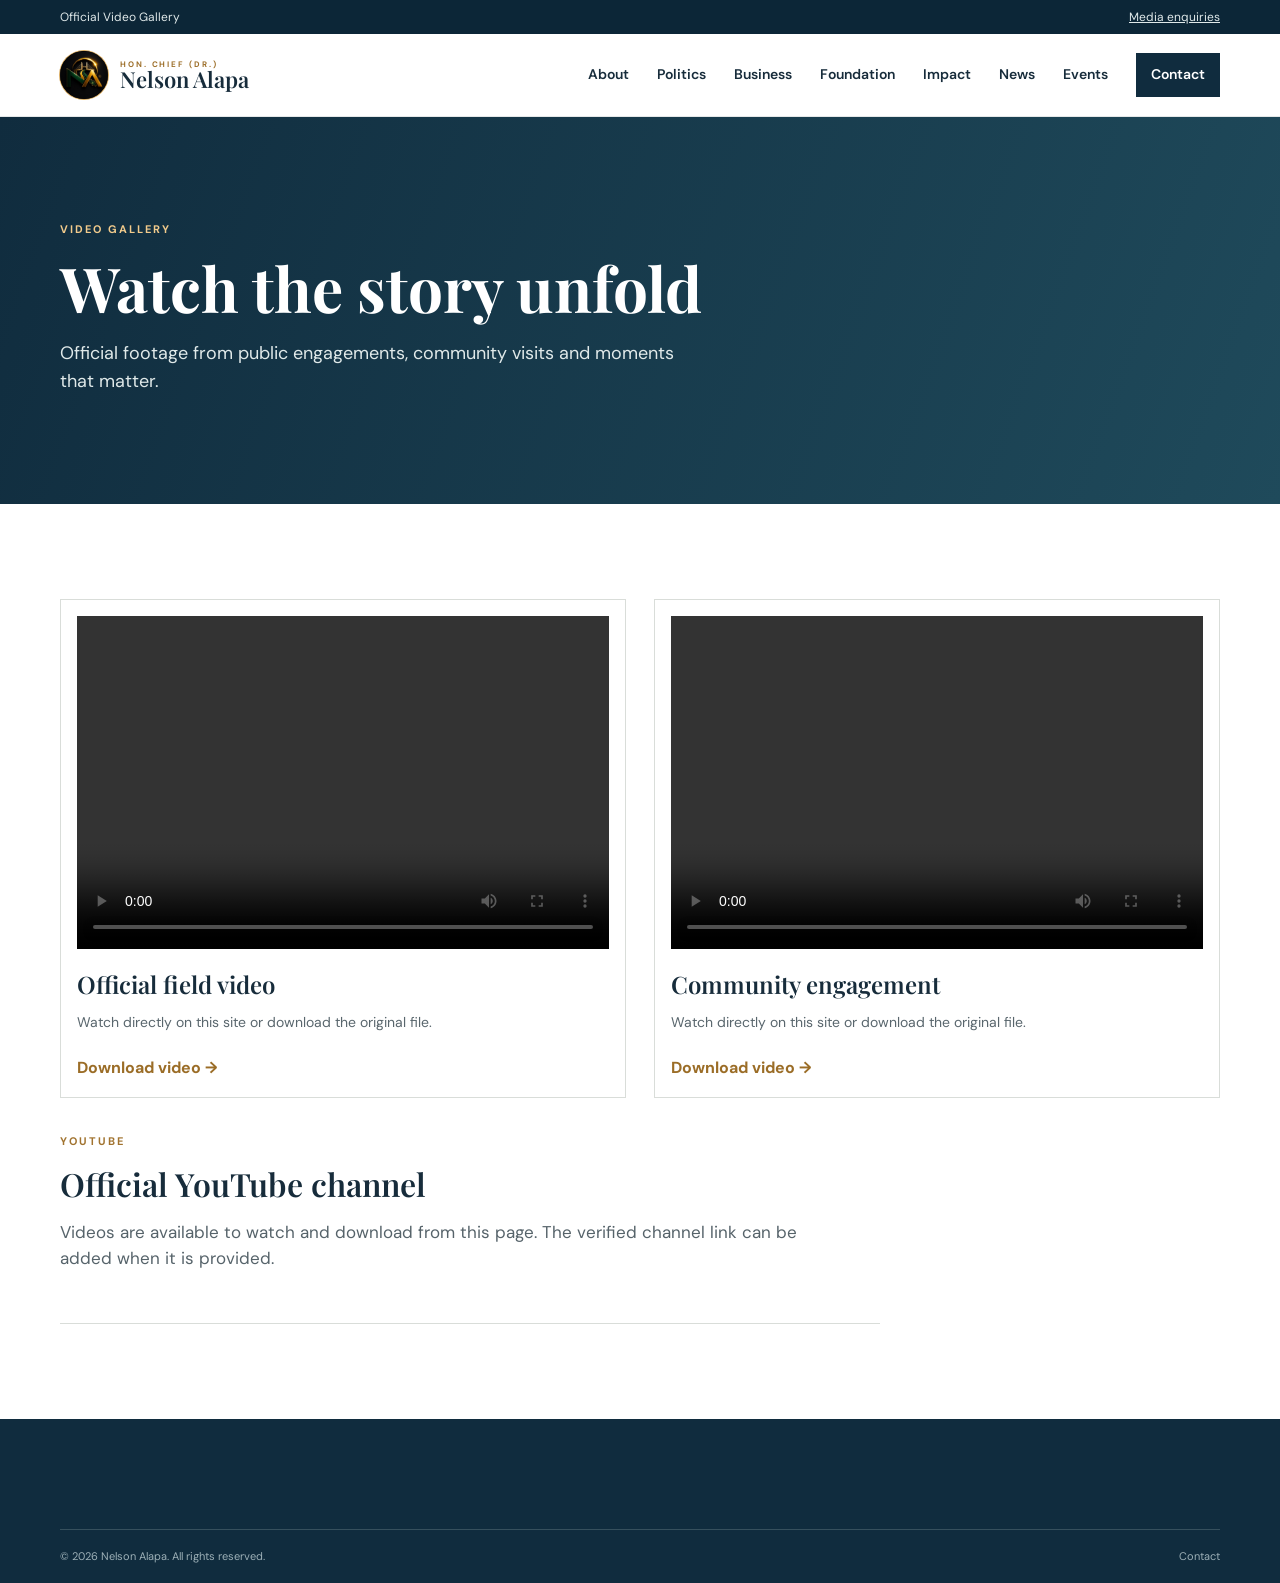
<file: video-gallery.html>
<!doctype html>
<html lang="en">
  <head>
    <meta charset="UTF-8">
    <meta name="viewport" content="width=device-width,initial-scale=1">
    <title>
      Video Gallery | Nelson Alapa
    </title>
    <link rel="preconnect" href="https://fonts.googleapis.com">
    <link rel="preconnect" href="https://fonts.gstatic.com" crossorigin>
    <link href="https://fonts.googleapis.com/css2?family=DM+Sans:wght@400;500;600;700&family=Playfair+Display:wght@600;700&display=swap" rel="stylesheet">
    <link rel="stylesheet" href="/styles.css">
    <link rel="stylesheet" href="/inner.css">
    <style>
      .video-grid{display:grid;grid-template-columns:1fr 1fr;gap:28px}.video-card{border:1px solid #d9ddd9;padding:16px}.video-card video{width:100%;background:#102c3e;aspect-ratio:16/10}.video-card h2{font-family:"Playfair Display";font-size:24px;margin:15px 0 6px}.video-card p{color:#59666d;font-size:14px}.download-link{display:inline-block;margin-top:8px;font-weight:700;color:#9b6d27}@media(max-width:650px){.video-grid{grid-template-columns:1fr}}
    </style>
  </head>
  <body>
    <div class="topbar">
      <div class="container topbar-inner">
        <span>
          Official Video Gallery
        </span>
        <span>
          <a href="/contacts/">
            Media enquiries
          </a>
        </span>
      </div>
    </div>
    <header class="site-header">
      <div class="container nav-wrap">
        <a class="brand" href="/">
          <span class="seal">
            NA
          </span>
          <span>
            <b>
              HON. CHIEF (DR.)
            </b>
            <strong>
              Nelson Alapa
            </strong>
          </span>
        </a>
        <button class="menu-button" aria-label="Open navigation" aria-expanded="false">
          ☰
        </button>
        <nav class="main-nav">
          <a href="/about/">
            About
          </a>
          <a href="/politics/">
            Politics
          </a>
          <a href="/business/">
            Business
          </a>
          <a href="/philanthropy/">
            Foundation
          </a>
          <a href="/impact/">
            Impact
          </a>
          <a href="/news/">
            News
          </a>
          <a href="/events/">
            Events
          </a>
          <a class="nav-action" href="/contacts/">
            Contact
          </a>
        </nav>
      </div>
    </header>
    <main>
      <section class="inner-hero">
        <div class="container">
          <p class="eyebrow light">
            VIDEO GALLERY
          </p>
          <h1>
            Watch the story unfold
          </h1>
          <p>
            Official footage from public engagements, community visits and moments that matter.
          </p>
        </div>
      </section>
      <section class="section">
        <div class="container">
          <div class="video-grid">
            <article class="video-card">
              <video controls preload="metadata">
                <source src="/assets/images/vid1.mp4" type="video/mp4">
                Your browser does not support video playback.
              </video>
              <h2>
                Official field video
              </h2>
              <p>
                Watch directly on this site or download the original file.
              </p>
              <a class="download-link" href="/assets/images/vid1.mp4" download>
                Download video →
              </a>
            </article>
            <article class="video-card">
              <video controls preload="metadata">
                <source src="/assets/images/vid2.mp4" type="video/mp4">
                Your browser does not support video playback.
              </video>
              <h2>
                Community engagement
              </h2>
              <p>
                Watch directly on this site or download the original file.
              </p>
              <a class="download-link" href="/assets/images/vid2.mp4" download>
                Download video →
              </a>
            </article>
          </div>
          <div class="content-layout">
            <article class="content-card">
              <p class="eyebrow">
                YOUTUBE
              </p>
              <h2>
                Official YouTube channel
              </h2>
              <p>
                Videos are available to watch and download from this page. The verified channel link can be added when it is provided.
              </p>
            </article>
          </div>
        </div>
      </section>
    </main>
    <footer>
      <div class="container footer-bottom">
        <span>
          © 2026 Nelson Alapa. All rights reserved.
        </span>
        <span>
          <a href="/contacts/">
            Contact
          </a>
        </span>
      </div>
    </footer>
    <script src="/script.js">
    </script>
  </body>
</html>
</file>
<file: styles.css>
:root{--ink:#172c3b;--navy:#102c3e;--gold:#d9ab5f;--cream:#f6f3ed;--line:#d9ddd9;--muted:#637078}*{box-sizing:border-box}html{scroll-behavior:smooth}body{margin:0;color:var(--ink);font-family:"DM Sans",sans-serif;line-height:1.55;background:#fff}a{color:inherit;text-decoration:none}.container{width:min(1160px,calc(100% - 48px));margin:auto}.topbar{font-size:12px;color:#dfe8e9;background:#0c2637}.topbar-inner{height:34px;display:flex;justify-content:space-between;align-items:center}.topbar a{text-decoration:underline}.site-header{height:82px;background:#fff;display:flex;align-items:center;position:sticky;top:0;z-index:10;box-shadow:0 1px 0 #e5e8e8}.nav-wrap{display:flex;align-items:center;justify-content:space-between}.brand{display:flex;align-items:center;gap:10px;line-height:1}.brand .seal{border:1px solid var(--gold);border-radius:50%;width:42px;height:42px;display:grid;place-items:center;color:var(--gold);font-size:21px}.brand b{font-size:8px;letter-spacing:1.9px;display:block}.brand strong{font-family:"Playfair Display";font-size:22px;font-weight:600}.main-nav{display:flex;align-items:center;gap:28px;font-size:14px;font-weight:600}.main-nav>a:not(.nav-action):hover,.text-link:hover{color:#a3732a}.nav-action{padding:11px 15px;background:var(--navy);color:#fff}.menu-button{display:none;background:none;border:0;font-size:25px;color:var(--ink)}.hero{min-height:605px;position:relative;display:flex;align-items:center;color:#fff;background:linear-gradient(105deg,#15384b 8%,rgba(21,56,75,.69) 43%,rgba(21,56,75,.2)),url('assets/images/hero-governorate.jpg') center/cover,#37596a}.hero-overlay{position:absolute;inset:0;background:linear-gradient(90deg,rgba(9,31,45,.32),transparent)}.hero-content{position:relative;padding:100px 0 125px}.eyebrow{font-size:11px;font-weight:700;letter-spacing:2px;color:#a1732f;margin:0 0 16px}.eyebrow.light{color:#f2cb8c}.hero h1,h2{font-family:"Playfair Display";font-weight:600;line-height:1.12}.hero h1{font-size:clamp(42px,5vw,67px);margin:0;max-width:760px}.hero-copy{font-size:18px;max-width:540px;margin:24px 0 32px;color:#edf2f1}.hero-actions{display:flex;gap:14px;flex-wrap:wrap}.button{display:inline-flex;align-items:center;gap:12px;padding:13px 20px;font-size:14px;font-weight:700}.button-gold{background:var(--gold);color:#1d3140}.button-outline{border:1px solid rgba(255,255,255,.8);color:#fff}.button-dark{background:var(--navy);color:#fff}.hero-note{position:absolute;bottom:0;width:100%;padding:17px calc((100% - min(1160px,calc(100% - 48px)))/2);background:rgba(9,32,46,.78);font-size:13px}.pulse{display:inline-block;width:7px;height:7px;background:#7dd2a5;border-radius:50%;margin-right:8px}.quick-links{background:var(--cream)}.quick-grid{display:grid;grid-template-columns:repeat(4,1fr)}.quick-grid a{display:flex;align-items:center;gap:13px;padding:25px 17px;border-right:1px solid #dfded8}.quick-grid a:first-child{border-left:1px solid #dfded8}.quick-icon{font-size:23px;color:#a5742b}.quick-grid b,.quick-grid small{display:block}.quick-grid b{font-size:14px}.quick-grid small{font-size:11px;color:var(--muted)}.quick-grid i{margin-left:auto;font-style:normal;color:#a5742b}.section{padding:95px 0}.intro-grid,.transparency-grid{display:grid;grid-template-columns:1.1fr .9fr;gap:90px}.introduction h2,.section-heading h2,.transparency h2{font-size:clamp(32px,3.3vw,46px);margin:0}.intro-copy{padding-top:28px;font-size:17px;color:#536168}.text-link{font-size:14px;font-weight:700;display:inline-block;margin-top:15px}.text-link span{color:#ae7828;margin-left:8px}.projects{background:#f8f8f6}.section-heading{display:flex;justify-content:space-between;align-items:end;margin-bottom:35px}.section-heading .text-link{margin-bottom:8px}.project-grid{display:grid;grid-template-columns:1.15fr 1fr 1fr;gap:22px}.project-card{background:#fff;border:1px solid #e3e5e2}.project-image{height:182px;background-color:#73828c;background-position:center;background-size:cover}.image-road{background-image:linear-gradient(#17354622,#17354622),url('assets/images/project-infrastructure.jpg')}.image-school{background-image:linear-gradient(#17354622,#17354622),url('assets/images/project-education.jpg')}.image-clinic{background-image:linear-gradient(#17354622,#17354622),url('assets/images/project-health.jpg')}.project-body{padding:22px}.tag{font-size:10px;font-weight:700;letter-spacing:1.25px;text-transform:uppercase;color:#a5742b;margin:0 0 10px}.status{float:right;font-size:11px;font-weight:600}.on-track{color:#287253}.review{color:#af7922}.project-card h3,.news h3,.engage-card h3,.report-card h3{font-family:"Playfair Display";font-size:23px;line-height:1.2;margin:7px 0 10px}.project-card p{font-size:13px;color:var(--muted);min-height:40px}.progress-label{display:flex;justify-content:space-between;font-size:11px;margin-top:16px}.progress{height:5px;background:#e8e9e7;margin:6px 0 15px}.progress i{display:block;height:100%;background:#bd8d43}.project-meta{display:flex;justify-content:space-between;border-top:1px solid #e5e7e5;padding-top:13px;font-size:10px;color:var(--muted)}.project-meta b{display:block;color:var(--ink);font-size:11px}.impact{padding:70px 0;background:var(--navy);color:#fff}.impact-grid{display:grid;grid-template-columns:.8fr 1.2fr;align-items:center;gap:40px}.impact h2{font-size:36px;margin:0}.metrics{display:grid;grid-template-columns:repeat(4,1fr);gap:18px}.metrics div{border-left:1px solid rgba(255,255,255,.27);padding-left:16px}.metrics strong{display:block;font-family:"Playfair Display";font-size:34px;color:#e4ba79}.metrics span{font-size:12px;color:#d6e0e1}.service-grid{display:grid;grid-template-columns:repeat(3,1fr);gap:15px}.service-grid a{border:1px solid var(--line);padding:23px;position:relative;min-height:145px;transition:.2s}.service-grid a:hover{border-color:#b88b49;transform:translateY(-2px)}.service-grid span{font-size:24px;color:#b3833d;display:block}.service-grid b,.service-grid small{display:block}.service-grid b{margin:11px 0 3px;font-size:15px}.service-grid small{color:var(--muted);font-size:12px}.service-grid i{position:absolute;right:20px;bottom:17px;font-style:normal;color:#a5742b}.transparency{background:#eaf0ed}.transparency>div{align-items:center}.transparency p:not(.eyebrow){color:#516268;max-width:480px}.report-card{background:#fff;padding:28px 30px;box-shadow:0 18px 36px #213c4017}.report-top{display:flex;justify-content:space-between;font-size:10px;font-weight:700;letter-spacing:1.5px;color:#647178}.report-dot{color:#287253;letter-spacing:0}.budget-row{position:relative;display:grid;grid-template-columns:1fr 35px;gap:10px;margin:18px 0;font-size:12px}.budget-row b{text-align:right}.budget-row i{grid-column:1/3;height:8px;background:linear-gradient(90deg,#c08f47 var(--w),#edf0ee var(--w));background:#d5a458;position:relative}.budget-row i:after{content:"";position:absolute;height:100%;left:var(--x);right:0;background:#edf0ee}.budget-row:nth-of-type(2) i:after{left:31%}.budget-row:nth-of-type(3) i:after{left:28%}.budget-row:nth-of-type(4) i:after{left:19%}.budget-row:nth-of-type(5) i:after{left:14%}.report-card>a{font-size:12px;font-weight:700;color:#a5742b}.news-grid{display:grid;grid-template-columns:1fr 1fr 1.1fr;gap:22px}.news-grid>article:not(.engage-card){border-top:2px solid #b48643;padding:18px 3px}.news-date{font-size:11px;color:#798387;letter-spacing:1px}.news-date b{font-size:18px;margin-left:4px;color:var(--ink)}.news-grid h3{font-size:25px}.news-grid a{font-size:12px;font-weight:700;color:#a5742b}.engage-card{background:var(--navy);color:white;padding:30px}.engage-card h3{font-size:29px}.engage-card p:not(.eyebrow){font-size:14px;color:#d1dcdb}.crisis{background:#f8eedc;border-top:1px solid #ead8b7}.crisis .container{min-height:100px;display:flex;align-items:center;gap:18px}.crisis-icon{width:32px;height:32px;border-radius:50%;display:grid;place-items:center;background:#bc7824;color:#fff;font-weight:700}.crisis p{margin:3px 0;font-size:13px;color:#5c5e5b}.crisis a{margin-left:auto;font-size:13px;font-weight:700;color:#925f1c}footer{background:#102c3e;color:#d6e1e3;padding-top:60px}.footer-grid{display:grid;grid-template-columns:2fr 1fr 1fr 1fr;gap:30px}.footer-brand{color:#fff}.footer-grid p{font-size:12px;color:#b9c7ca}.footer-grid>div:not(:first-child){display:flex;flex-direction:column;gap:8px;font-size:12px}.footer-grid>div>b{color:#e3b970;font-size:11px;letter-spacing:1px;text-transform:uppercase;margin-bottom:5px}.footer-bottom{margin-top:50px;padding:18px 0;border-top:1px solid #36505d;display:flex;justify-content:space-between;font-size:11px;color:#9db0b7}.skip-link{position:absolute;left:-999px}.skip-link:focus{left:20px;top:10px;z-index:30;background:#fff;padding:10px}@media(max-width:850px){.main-nav{gap:14px}.project-grid{grid-template-columns:1fr 1fr}.feature-project{grid-column:span 2}.quick-grid{grid-template-columns:1fr 1fr}.quick-grid a:nth-child(3){border-left:1px solid #dfded8}.intro-grid,.transparency-grid{gap:35px}.footer-grid{grid-template-columns:1.6fr 1fr 1fr}}@media(max-width:620px){.container{width:min(100% - 32px,1160px)}.topbar-inner{font-size:10px}.topbar-inner span:last-child{display:none}.site-header{height:68px}.menu-button{display:block}.main-nav{display:none;position:absolute;top:68px;left:0;right:0;background:#fff;padding:18px 20px;flex-direction:column;align-items:stretch;gap:16px;box-shadow:0 8px 10px #0002}.main-nav.open{display:flex}.nav-action{text-align:center}.hero{min-height:540px}.hero-content{padding:70px 0 100px}.hero-note{padding:15px 16px}.quick-grid{grid-template-columns:1fr}.quick-grid a,.quick-grid a:first-child,.quick-grid a:nth-child(3){border-left:0;border-bottom:1px solid #dfded8}.section{padding:65px 0}.intro-grid,.transparency-grid,.impact-grid{grid-template-columns:1fr}.section-heading{display:block}.section-heading .text-link{margin-top:18px}.project-grid,.service-grid,.news-grid{grid-template-columns:1fr}.feature-project{grid-column:auto}.metrics{grid-template-columns:1fr 1fr}.footer-grid{grid-template-columns:1fr 1fr}.footer-grid>div:first-child{grid-column:span 2}.footer-bottom{display:block;line-height:2}.crisis .container{padding:22px 0;align-items:flex-start}.crisis a{display:none}}
</file>
<file: inner.css>
.inner-hero{padding:105px 0 90px;background:linear-gradient(110deg,#102c3e,#1f4a5b);color:#fff}.inner-hero h1{font-size:clamp(40px,5vw,62px);font-family:"Playfair Display";line-height:1.1;max-width:760px;margin:0}.inner-hero p:last-child{max-width:650px;font-size:18px;color:#e0e9e9}.route-photo{height:320px;background:#58707b center/cover url('/assets/images/img2.jpeg');display:grid;place-items:end start}.route-photo div{padding:10px 18px;background:#102c3ecc;color:#fff;font-size:11px;letter-spacing:1px;text-transform:uppercase}.content-layout{max-width:820px}.content-card{padding:35px 0;border-bottom:1px solid #d9ddd9}.content-card h2{font-family:"Playfair Display";font-size:32px;margin:0 0 12px}.content-card p:last-child{font-size:17px;color:#56636a;max-width:740px}@media(max-width:620px){.inner-hero{padding:72px 0}.route-photo{height:220px}.content-card h2{font-size:27px}}
</file>
<file: business.css>
.business-hero{padding:110px 0 100px;color:#fff;background:linear-gradient(100deg,#102c3ef0,#102c3e77),#385865 center/cover url('/assets/images/img2.jpeg')}.business-hero h1,.business-story h2,.sectors h2,.legacy h2,.business-closing h2{font-family:"Playfair Display";line-height:1.1}.business-hero h1{font-size:clamp(43px,5.5vw,68px);margin:0;max-width:720px}.business-hero p:last-child{max-width:570px;font-size:18px;color:#e2ebeb}.story-grid,.closing-grid{display:grid;grid-template-columns:1fr 1fr;gap:68px;align-items:center}.story-photo,.harbour-photo,.sector-image{background-color:#74858b;background-position:center;background-size:cover}.story-photo{height:390px;display:flex;align-items:end;background-image:url('/assets/images/img1.jpeg')}.story-photo span,.harbour-photo span{background:#102c3ed9;color:#fff;padding:9px 13px;font-size:10px;letter-spacing:1.3px;text-transform:uppercase}.business-story h2,.sectors h2,.business-closing h2{font-size:clamp(31px,3.5vw,46px);margin:0 0 18px}.business-story p:not(.eyebrow),.business-closing p:not(.eyebrow){font-size:16px;color:#58666c}.sectors{background:#f6f3ed;padding:85px 0;text-align:center}.sectors h2{margin:0 0 40px}.sector-grid{display:grid;grid-template-columns:repeat(4,1fr);gap:18px;text-align:left}.sector-grid article{background:#fff;padding-bottom:23px}.sector-image{height:180px}.maritime{background-image:url('/assets/images/img3.jpeg')}.realty{background-image:url('/assets/images/img2.jpeg')}.farming{background-image:url('/assets/images/img.jpeg')}.people{background-image:url('/assets/images/img1.jpeg')}.sector-grid h3{font-family:"Playfair Display";font-size:21px;margin:20px 20px 8px}.sector-grid p{font-size:13px;color:#5f6b70;margin:0 20px}.legacy{background:#102c3e;color:#fff;padding:95px 0;text-align:center}.legacy h2{max-width:900px;font-size:clamp(28px,3.7vw,46px);margin:0 auto 22px}.legacy p{max-width:690px;margin:auto;color:#d4dfe0}.closing-grid{grid-template-columns:1.25fr .75fr}.harbour-photo{height:320px;display:flex;align-items:end;background-image:url('/assets/images/img3.jpeg')}.active{color:#a5742b}@media(max-width:850px){.sector-grid{grid-template-columns:1fr 1fr}.story-grid,.closing-grid{gap:35px}}@media(max-width:620px){.business-hero{padding:75px 0}.story-grid,.closing-grid{grid-template-columns:1fr}.story-photo{height:260px}.sectors,.legacy{padding:60px 0}.sector-grid{grid-template-columns:1fr}.harbour-photo{height:250px}}
</file>
